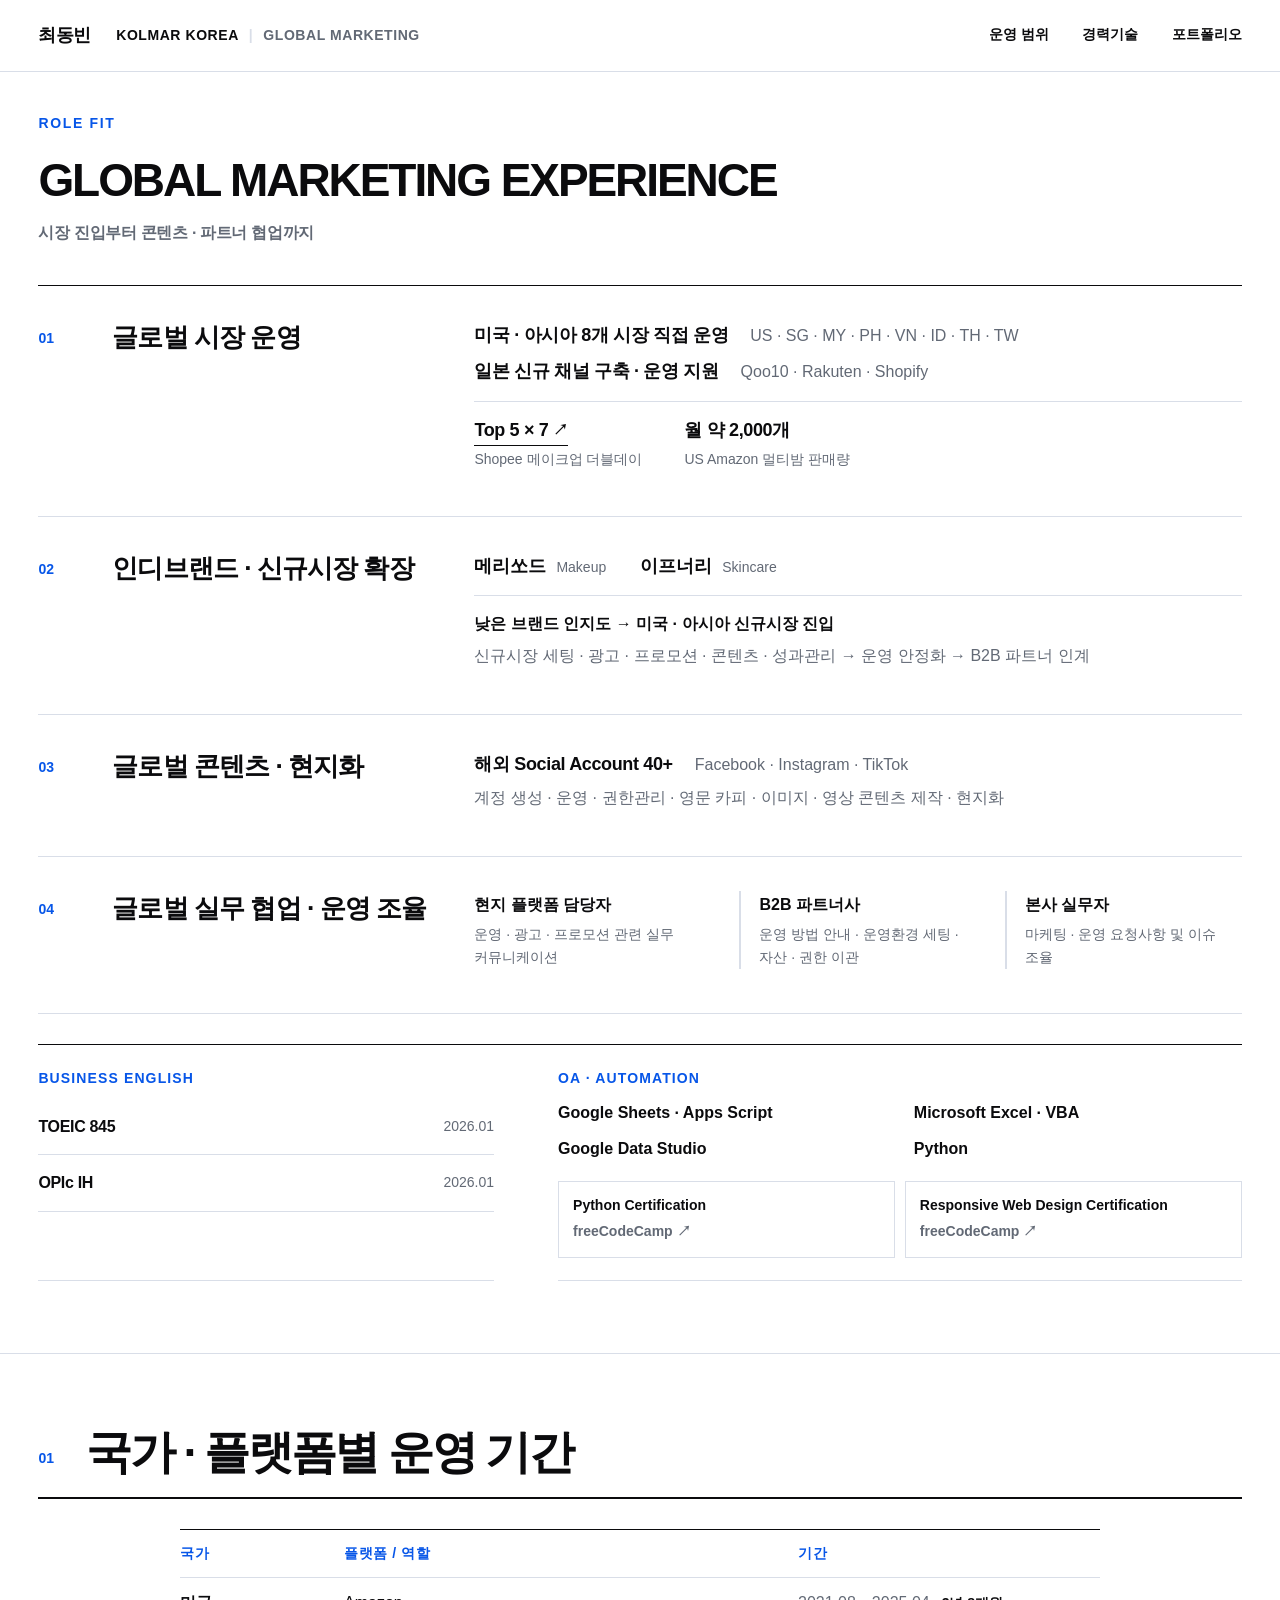
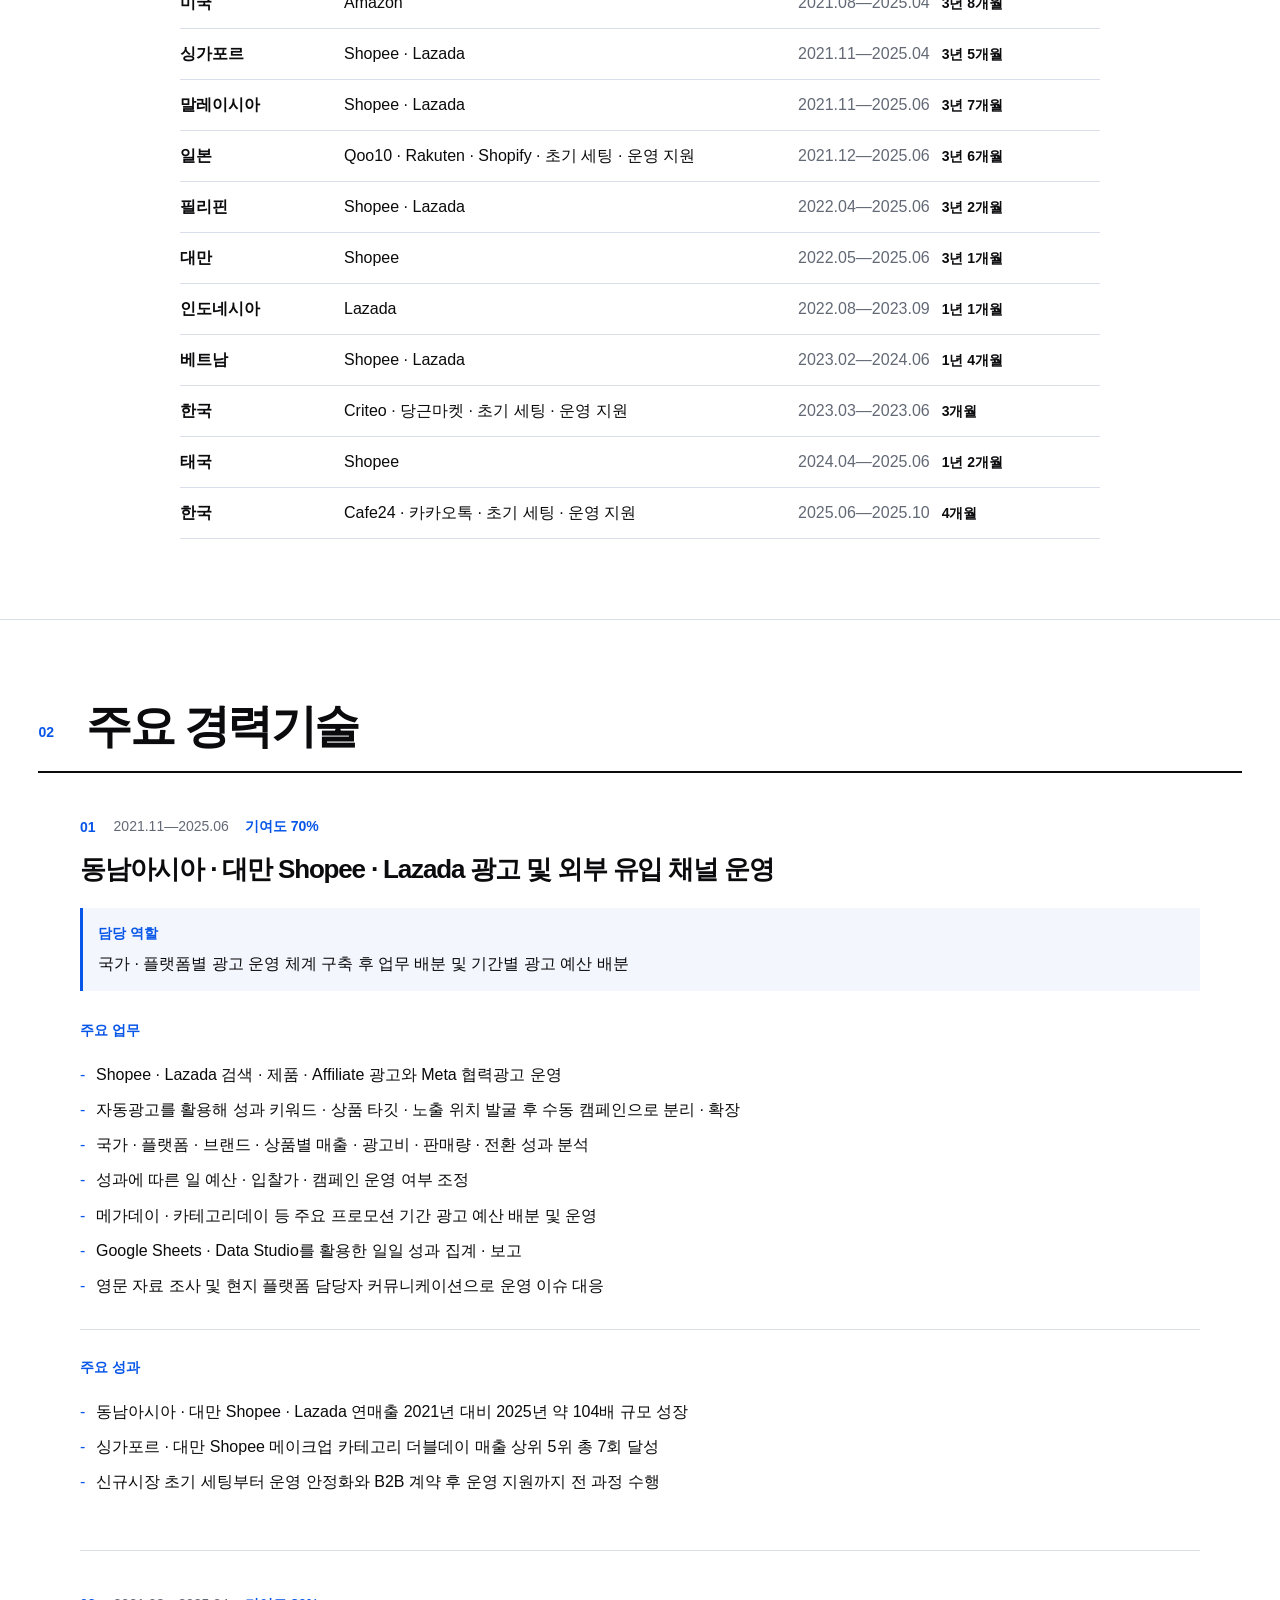
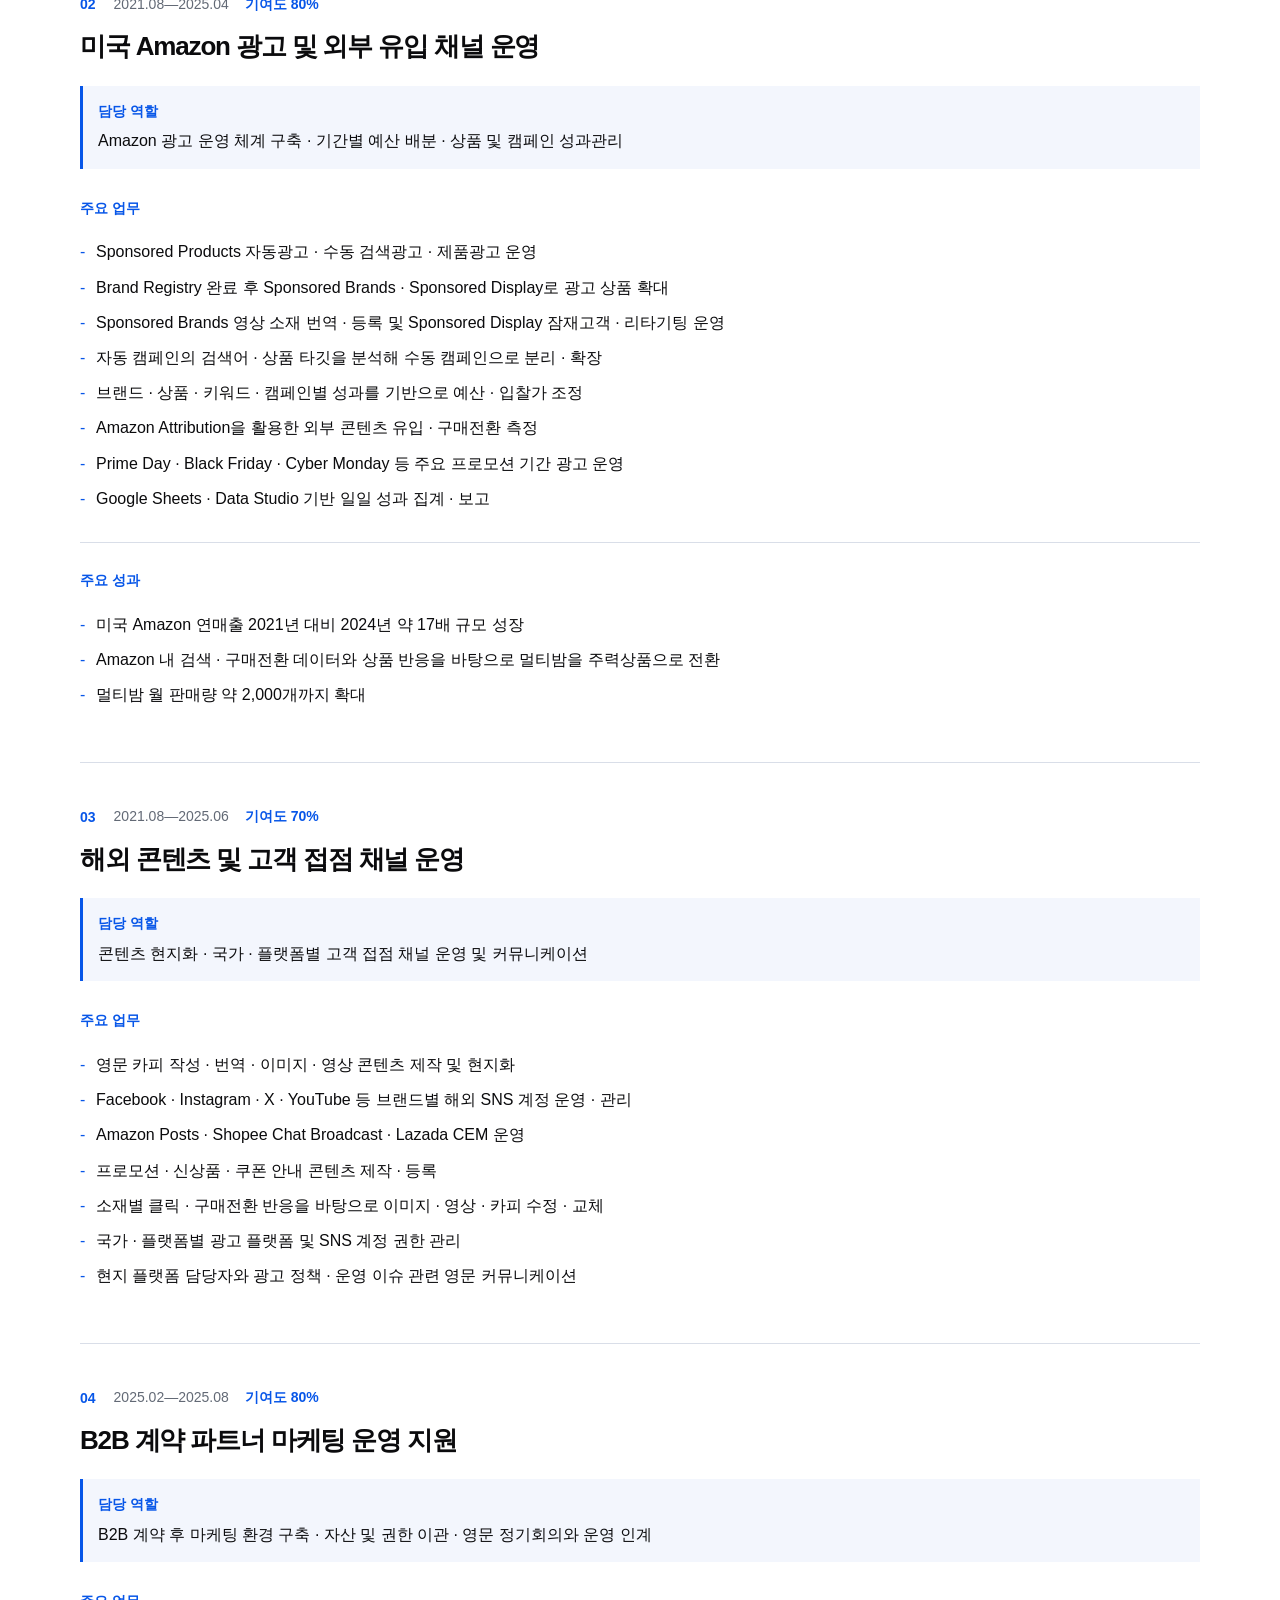
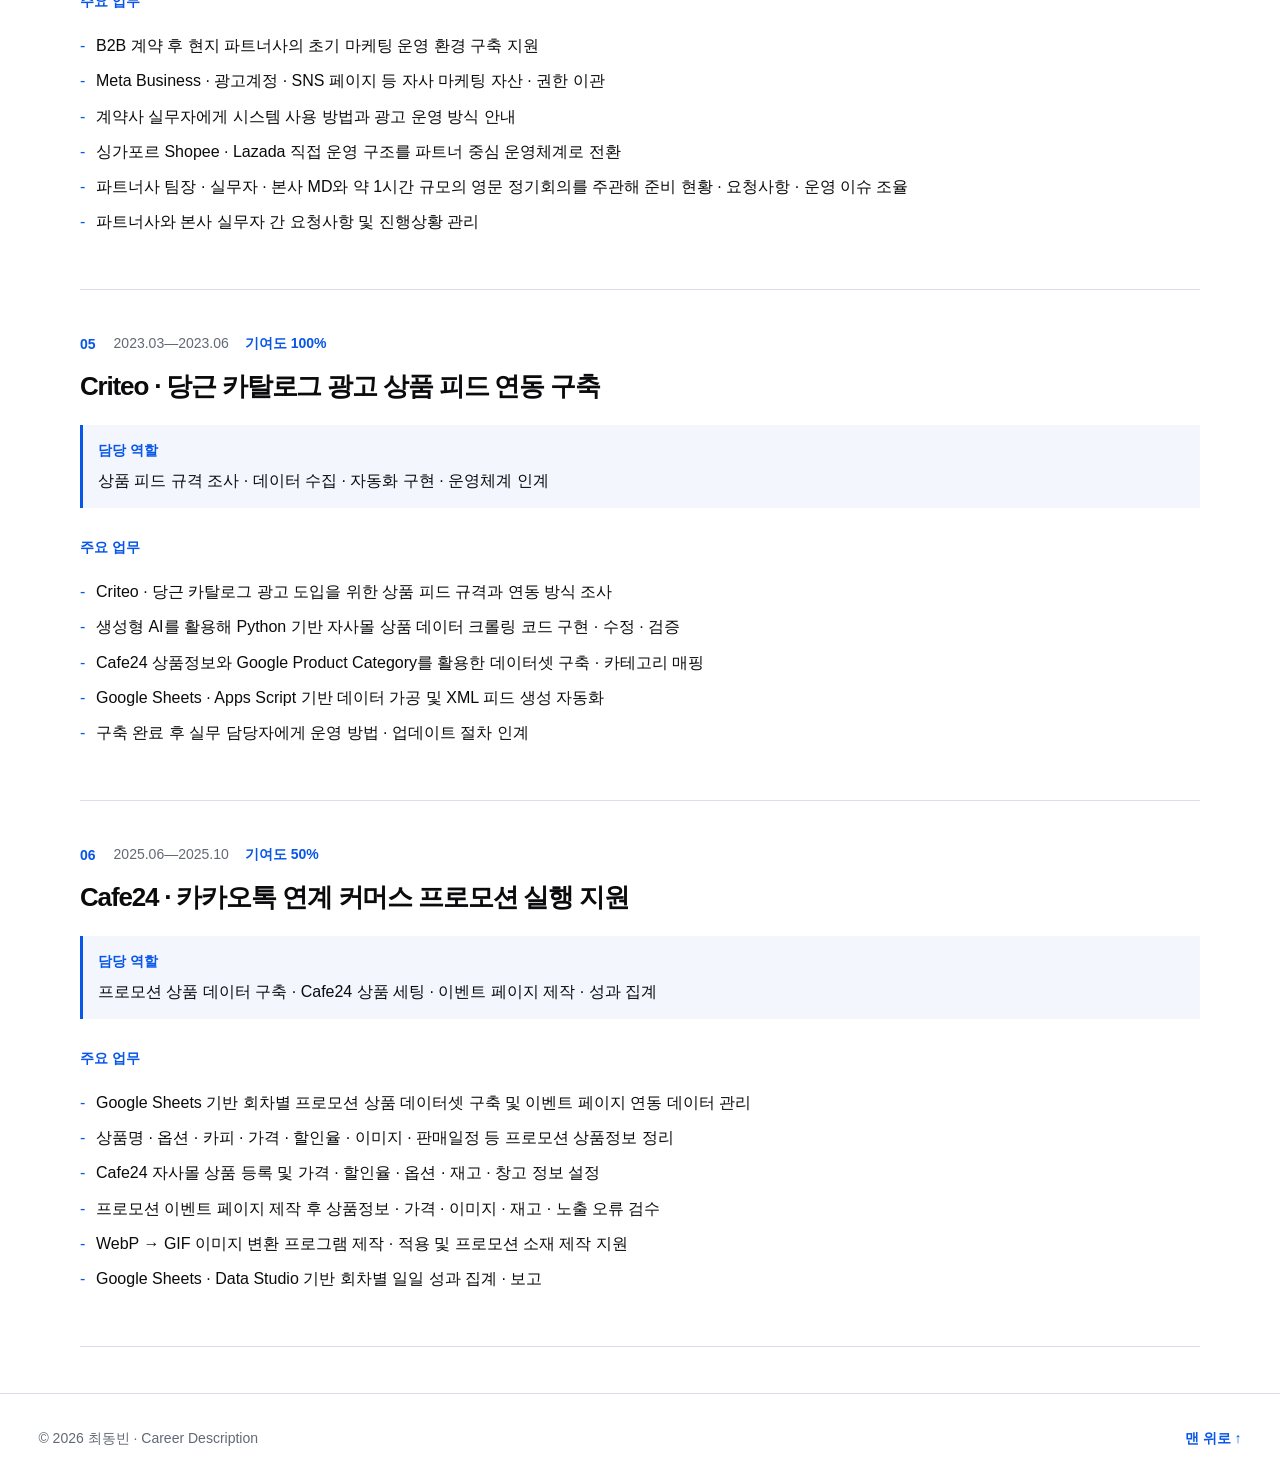
<file: index.html>
<!doctype html>
<html lang="ko">
<head>
  <meta charset="UTF-8" />
  <meta name="viewport" content="width=device-width, initial-scale=1.0" />
  <meta name="description" content="최동빈 경력기술서 | 글로벌 이커머스 마케팅 및 해외사업 운영" />
  <meta name="theme-color" content="#ffffff" />
  <link rel="icon" type="image/svg+xml" sizes="any" href="data:image/svg+xml,%3Csvg%20xmlns%3D%27http%3A%2F%2Fwww.w3.org%2F2000%2Fsvg%27%20viewBox%3D%270%200%2064%2064%27%3E%3Ctext%20x%3D%2732%27%20y%3D%2745%27%20text-anchor%3D%27middle%27%20font-family%3D%27Arial%2Csans-serif%27%20font-size%3D%2738%27%20font-weight%3D%27800%27%20letter-spacing%3D%27-3%27%20fill%3D%27%230b57d0%27%3EDB%3C%2Ftext%3E%3C%2Fsvg%3E" />
  <link rel="apple-touch-icon" href="assets/favicon-db-transparent.png?v=20260930-2" />
  <title>최동빈 | 경력기술서</title>
  <link rel="stylesheet" href="styles.css" />
  <script src="script.js" defer></script>
</head>
<body>
  <a class="skip-link" href="#main">본문으로 바로가기</a>
  <header class="site-header">
    <a class="brand" href="#top">최동빈</a>
    <div class="application-label" aria-label="지원 회사 및 직무">
      <strong>KOLMAR KOREA</strong>
      <span class="application-divider" aria-hidden="true">|</span>
      <span class="application-role">GLOBAL MARKETING</span>
    </div>
    <button class="menu-button" type="button" aria-expanded="false" aria-controls="site-nav">
      <span></span><span></span><span></span><span class="sr-only">메뉴 열기</span>
    </button>
    <nav id="site-nav" class="site-nav" aria-label="주요 메뉴">
      <a href="#scope">운영 범위</a>
      <a href="#career">경력기술</a>
      <a href="portfolio.html">포트폴리오</a>
    </nav>
  </header>

  <main id="main">
    <section id="top" class="hero shell role-hero">
      <div class="eyebrow">ROLE FIT</div>
      <div class="role-hero-head compact">
        <div>
          <h1>GLOBAL MARKETING EXPERIENCE</h1>
          <p class="role-hero-tagline">시장 진입부터 콘텐츠 · 파트너 협업까지</p>
        </div>
      </div>

      <div class="role-experience-grid" aria-label="글로벌마케팅 직무 연계 경험">
        <article class="role-experience">
          <span class="fit-no">01</span>
          <h2>글로벌 시장 운영</h2>
          <div class="fit-content">
            <div class="fit-market-lines">
              <div><strong>미국 · 아시아 8개 시장 직접 운영</strong><span>US · SG · MY · PH · VN · ID · TH · TW</span></div>
              <div><strong>일본 신규 채널 구축 · 운영 지원</strong><span>Qoo10 · Rakuten · Shopify</span></div>
            </div>
            <div class="fit-metrics" aria-label="주요 성과">
              <div>
                <a class="proof-link" href="https://drive.google.com/drive/folders/1tTW2uXneFPM8FjKAhrQ1-r6ApOieOe2V" target="_blank" rel="noopener noreferrer" aria-label="Shopee 메이크업 더블데이 Top 5 성과 증빙 새 탭에서 열기">
                  <strong>Top 5 × 7 <span class="external-mark" aria-hidden="true">↗</span></strong>
                  <span>Shopee 메이크업 더블데이</span>
                </a>
              </div>
              <div><strong>월 약 2,000개</strong><span>US Amazon 멀티밤 판매량</span></div>
            </div>
          </div>
        </article>

        <article class="role-experience">
          <span class="fit-no">02</span>
          <h2>인디브랜드 · 신규시장 확장</h2>
          <div class="fit-content">
            <div class="brand-inline" aria-label="운영 브랜드 및 카테고리">
              <span><strong>메리쏘드</strong><em>Makeup</em></span>
              <span><strong>이프너리</strong><em>Skincare</em></span>
            </div>
            <p class="fit-process">낮은 브랜드 인지도 → 미국 · 아시아 신규시장 진입</p>
            <p class="fit-detail">신규시장 세팅 · 광고 · 프로모션 · 콘텐츠 · 성과관리 → 운영 안정화 → B2B 파트너 인계</p>
          </div>
        </article>

        <article class="role-experience">
          <span class="fit-no">03</span>
          <h2>글로벌 콘텐츠 · 현지화</h2>
          <div class="fit-content">
            <div class="fit-lead">
              <strong>해외 Social Account 40+</strong>
              <span>Facebook · Instagram · TikTok</span>
            </div>
            <p class="fit-detail">계정 생성 · 운영 · 권한관리 · 영문 카피 · 이미지 · 영상 콘텐츠 제작 · 현지화</p>
          </div>
        </article>

        <article class="role-experience">
          <span class="fit-no">04</span>
          <h2>글로벌 실무 협업 · 운영 조율</h2>
          <div class="fit-content stakeholder-grid">
            <div><strong>현지 플랫폼 담당자</strong><span>운영 · 광고 · 프로모션 관련 실무 커뮤니케이션</span></div>
            <div><strong>B2B 파트너사</strong><span>운영 방법 안내 · 운영환경 세팅 · 자산 · 권한 이관</span></div>
            <div><strong>본사 실무자</strong><span>마케팅 · 운영 요청사항 및 이슈 조율</span></div>
          </div>
        </article>
      </div>

      <div class="role-qualification-grid">
        <article class="qualification-card">
          <span class="qualification-label">BUSINESS ENGLISH</span>
          <div class="credential-list">
            <div><strong>TOEIC 845</strong><time>2026.01</time></div>
            <div><strong>OPIc IH</strong><time>2026.01</time></div>
          </div>
        </article>

        <article class="qualification-card">
          <span class="qualification-label">OA · AUTOMATION</span>
          <div class="oa-list">
            <strong>Google Sheets · Apps Script</strong>
            <strong>Microsoft Excel · VBA</strong>
            <strong>Google Data Studio</strong>
            <strong>Python</strong>
          </div>
          <div class="certification-links" aria-label="freeCodeCamp certifications">
            <a href="https://www.freecodecamp.org/certification/potatorious/python-v9" target="_blank" rel="noopener noreferrer">
              <span>Python Certification</span><small>freeCodeCamp ↗</small>
            </a>
            <a href="https://www.freecodecamp.org/certification/potatorious/responsive-web-design-v9" target="_blank" rel="noopener noreferrer">
              <span>Responsive Web Design Certification</span><small>freeCodeCamp ↗</small>
            </a>
          </div>
        </article>
      </div>
    </section>

    <section id="scope" class="section shell">
      <header class="section-head"><span>01</span><h2>국가 · 플랫폼별 운영 기간</h2></header>
      <div class="market-table" role="table" aria-label="국가 플랫폼별 운영 기간">
        <div class="market-row market-head" role="row">
          <div>국가</div><div>플랫폼 / 역할</div><div>기간</div>
        </div>
        <div class="market-row" role="row"><div>미국</div><div>Amazon</div><div><span>2021.08—2025.04</span><small>3년 8개월</small></div></div>
        <div class="market-row" role="row"><div>싱가포르</div><div>Shopee · Lazada</div><div><span>2021.11—2025.04</span><small>3년 5개월</small></div></div>
        <div class="market-row" role="row"><div>말레이시아</div><div>Shopee · Lazada</div><div><span>2021.11—2025.06</span><small>3년 7개월</small></div></div>
        <div class="market-row" role="row"><div>일본</div><div>Qoo10 · Rakuten · Shopify · 초기 세팅 · 운영 지원</div><div><span>2021.12—2025.06</span><small>3년 6개월</small></div></div>
        <div class="market-row" role="row"><div>필리핀</div><div>Shopee · Lazada</div><div><span>2022.04—2025.06</span><small>3년 2개월</small></div></div>
        <div class="market-row" role="row"><div>대만</div><div>Shopee</div><div><span>2022.05—2025.06</span><small>3년 1개월</small></div></div>
        <div class="market-row" role="row"><div>인도네시아</div><div>Lazada</div><div><span>2022.08—2023.09</span><small>1년 1개월</small></div></div>
        <div class="market-row" role="row"><div>베트남</div><div>Shopee · Lazada</div><div><span>2023.02—2024.06</span><small>1년 4개월</small></div></div>
        <div class="market-row" role="row"><div>한국</div><div>Criteo · 당근마켓 · 초기 세팅 · 운영 지원</div><div><span>2023.03—2023.06</span><small>3개월</small></div></div>
        <div class="market-row" role="row"><div>태국</div><div>Shopee</div><div><span>2024.04—2025.06</span><small>1년 2개월</small></div></div>
        <div class="market-row" role="row"><div>한국</div><div>Cafe24 · 카카오톡 · 초기 세팅 · 운영 지원</div><div><span>2025.06—2025.10</span><small>4개월</small></div></div>
      </div>
    </section>

    <section id="career" class="section shell career-section">
      <header class="section-head"><span>02</span><h2>주요 경력기술</h2></header>

      <article class="career-card">
        <header class="career-title">
          <div class="career-no">01</div>
          <div class="career-meta"><time>2021.11—2025.06</time><span>기여도 70%</span></div>
          <h3>동남아시아 · 대만 Shopee · Lazada 광고 및 외부 유입 채널 운영</h3>
        </header>
        <div class="role-box"><strong>담당 역할</strong><span>국가 · 플랫폼별 광고 운영 체계 구축 후 업무 배분 및 기간별 광고 예산 배분</span></div>
        <div class="career-body two-col">
          <div><h4>주요 업무</h4><ul>
            <li>Shopee · Lazada 검색 · 제품 · Affiliate 광고와 Meta 협력광고 운영</li>
            <li>자동광고를 활용해 성과 키워드 · 상품 타깃 · 노출 위치 발굴 후 수동 캠페인으로 분리 · 확장</li>
            <li>국가 · 플랫폼 · 브랜드 · 상품별 매출 · 광고비 · 판매량 · 전환 성과 분석</li>
            <li>성과에 따른 일 예산 · 입찰가 · 캠페인 운영 여부 조정</li>
            <li>메가데이 · 카테고리데이 등 주요 프로모션 기간 광고 예산 배분 및 운영</li>
            <li>Google Sheets · Data Studio를 활용한 일일 성과 집계 · 보고</li>
            <li>영문 자료 조사 및 현지 플랫폼 담당자 커뮤니케이션으로 운영 이슈 대응</li>
          </ul></div>
          <div><h4>주요 성과</h4><ul>
            <li>동남아시아 · 대만 Shopee · Lazada 연매출 2021년 대비 2025년 약 104배 규모 성장</li>
            <li>싱가포르 · 대만 Shopee 메이크업 카테고리 더블데이 매출 상위 5위 총 7회 달성</li>
            <li>신규시장 초기 세팅부터 운영 안정화와 B2B 계약 후 운영 지원까지 전 과정 수행</li>
          </ul></div>
        </div>
      </article>

      <article class="career-card">
        <header class="career-title">
          <div class="career-no">02</div>
          <div class="career-meta"><time>2021.08—2025.04</time><span>기여도 80%</span></div>
          <h3>미국 Amazon 광고 및 외부 유입 채널 운영</h3>
        </header>
        <div class="role-box"><strong>담당 역할</strong><span>Amazon 광고 운영 체계 구축 · 기간별 예산 배분 · 상품 및 캠페인 성과관리</span></div>
        <div class="career-body two-col">
          <div><h4>주요 업무</h4><ul>
            <li>Sponsored Products 자동광고 · 수동 검색광고 · 제품광고 운영</li>
            <li>Brand Registry 완료 후 Sponsored Brands · Sponsored Display로 광고 상품 확대</li>
            <li>Sponsored Brands 영상 소재 번역 · 등록 및 Sponsored Display 잠재고객 · 리타기팅 운영</li>
            <li>자동 캠페인의 검색어 · 상품 타깃을 분석해 수동 캠페인으로 분리 · 확장</li>
            <li>브랜드 · 상품 · 키워드 · 캠페인별 성과를 기반으로 예산 · 입찰가 조정</li>
            <li>Amazon Attribution을 활용한 외부 콘텐츠 유입 · 구매전환 측정</li>
            <li>Prime Day · Black Friday · Cyber Monday 등 주요 프로모션 기간 광고 운영</li>
            <li>Google Sheets · Data Studio 기반 일일 성과 집계 · 보고</li>
          </ul></div>
          <div><h4>주요 성과</h4><ul>
            <li>미국 Amazon 연매출 2021년 대비 2024년 약 17배 규모 성장</li>
            <li>Amazon 내 검색 · 구매전환 데이터와 상품 반응을 바탕으로 멀티밤을 주력상품으로 전환</li>
            <li>멀티밤 월 판매량 약 2,000개까지 확대</li>
          </ul></div>
        </div>
      </article>

      <article class="career-card">
        <header class="career-title">
          <div class="career-no">03</div>
          <div class="career-meta"><time>2021.08—2025.06</time><span>기여도 70%</span></div>
          <h3>해외 콘텐츠 및 고객 접점 채널 운영</h3>
        </header>
        <div class="role-box"><strong>담당 역할</strong><span>콘텐츠 현지화 · 국가 · 플랫폼별 고객 접점 채널 운영 및 커뮤니케이션</span></div>
        <div class="career-body single-col">
          <div><h4>주요 업무</h4><ul>
            <li>영문 카피 작성 · 번역 · 이미지 · 영상 콘텐츠 제작 및 현지화</li>
            <li>Facebook · Instagram · X · YouTube 등 브랜드별 해외 SNS 계정 운영 · 관리</li>
            <li>Amazon Posts · Shopee Chat Broadcast · Lazada CEM 운영</li>
            <li>프로모션 · 신상품 · 쿠폰 안내 콘텐츠 제작 · 등록</li>
            <li>소재별 클릭 · 구매전환 반응을 바탕으로 이미지 · 영상 · 카피 수정 · 교체</li>
            <li>국가 · 플랫폼별 광고 플랫폼 및 SNS 계정 권한 관리</li>
            <li>현지 플랫폼 담당자와 광고 정책 · 운영 이슈 관련 영문 커뮤니케이션</li>
          </ul></div>
        </div>
      </article>

      <article class="career-card">
        <header class="career-title">
          <div class="career-no">04</div>
          <div class="career-meta"><time>2025.02—2025.08</time><span>기여도 80%</span></div>
          <h3>B2B 계약 파트너 마케팅 운영 지원</h3>
        </header>
        <div class="role-box"><strong>담당 역할</strong><span>B2B 계약 후 마케팅 환경 구축 · 자산 및 권한 이관 · 영문 정기회의와 운영 인계</span></div>
        <div class="career-body single-col">
          <div><h4>주요 업무</h4><ul>
            <li>B2B 계약 후 현지 파트너사의 초기 마케팅 운영 환경 구축 지원</li>
            <li>Meta Business · 광고계정 · SNS 페이지 등 자사 마케팅 자산 · 권한 이관</li>
            <li>계약사 실무자에게 시스템 사용 방법과 광고 운영 방식 안내</li>
            <li>싱가포르 Shopee · Lazada 직접 운영 구조를 파트너 중심 운영체계로 전환</li>
            <li>파트너사 팀장 · 실무자 · 본사 MD와 약 1시간 규모의 영문 정기회의를 주관해 준비 현황 · 요청사항 · 운영 이슈 조율</li>
            <li>파트너사와 본사 실무자 간 요청사항 및 진행상황 관리</li>
          </ul></div>
        </div>
      </article>

      <article class="career-card">
        <header class="career-title">
          <div class="career-no">05</div>
          <div class="career-meta"><time>2023.03—2023.06</time><span>기여도 100%</span></div>
          <h3>Criteo · 당근 카탈로그 광고 상품 피드 연동 구축</h3>
        </header>
        <div class="role-box"><strong>담당 역할</strong><span>상품 피드 규격 조사 · 데이터 수집 · 자동화 구현 · 운영체계 인계</span></div>
        <div class="career-body single-col">
          <div><h4>주요 업무</h4><ul>
            <li>Criteo · 당근 카탈로그 광고 도입을 위한 상품 피드 규격과 연동 방식 조사</li>
            <li>생성형 AI를 활용해 Python 기반 자사몰 상품 데이터 크롤링 코드 구현 · 수정 · 검증</li>
            <li>Cafe24 상품정보와 Google Product Category를 활용한 데이터셋 구축 · 카테고리 매핑</li>
            <li>Google Sheets · Apps Script 기반 데이터 가공 및 XML 피드 생성 자동화</li>
            <li>구축 완료 후 실무 담당자에게 운영 방법 · 업데이트 절차 인계</li>
          </ul></div>
        </div>
      </article>

      <article class="career-card">
        <header class="career-title">
          <div class="career-no">06</div>
          <div class="career-meta"><time>2025.06—2025.10</time><span>기여도 50%</span></div>
          <h3>Cafe24 · 카카오톡 연계 커머스 프로모션 실행 지원</h3>
        </header>
        <div class="role-box"><strong>담당 역할</strong><span>프로모션 상품 데이터 구축 · Cafe24 상품 세팅 · 이벤트 페이지 제작 · 성과 집계</span></div>
        <div class="career-body single-col">
          <div><h4>주요 업무</h4><ul>
            <li>Google Sheets 기반 회차별 프로모션 상품 데이터셋 구축 및 이벤트 페이지 연동 데이터 관리</li>
            <li>상품명 · 옵션 · 카피 · 가격 · 할인율 · 이미지 · 판매일정 등 프로모션 상품정보 정리</li>
            <li>Cafe24 자사몰 상품 등록 및 가격 · 할인율 · 옵션 · 재고 · 창고 정보 설정</li>
            <li>프로모션 이벤트 페이지 제작 후 상품정보 · 가격 · 이미지 · 재고 · 노출 오류 검수</li>
            <li>WebP → GIF 이미지 변환 프로그램 제작 · 적용 및 프로모션 소재 제작 지원</li>
            <li>Google Sheets · Data Studio 기반 회차별 일일 성과 집계 · 보고</li>
          </ul></div>
        </div>
      </article>
    </section>

  </main>

  <footer class="site-footer shell">
    <p>© 2026 최동빈 · Career Description</p>
    <a href="#top">맨 위로 ↑</a>
  </footer>
</body>
</html>
</file>
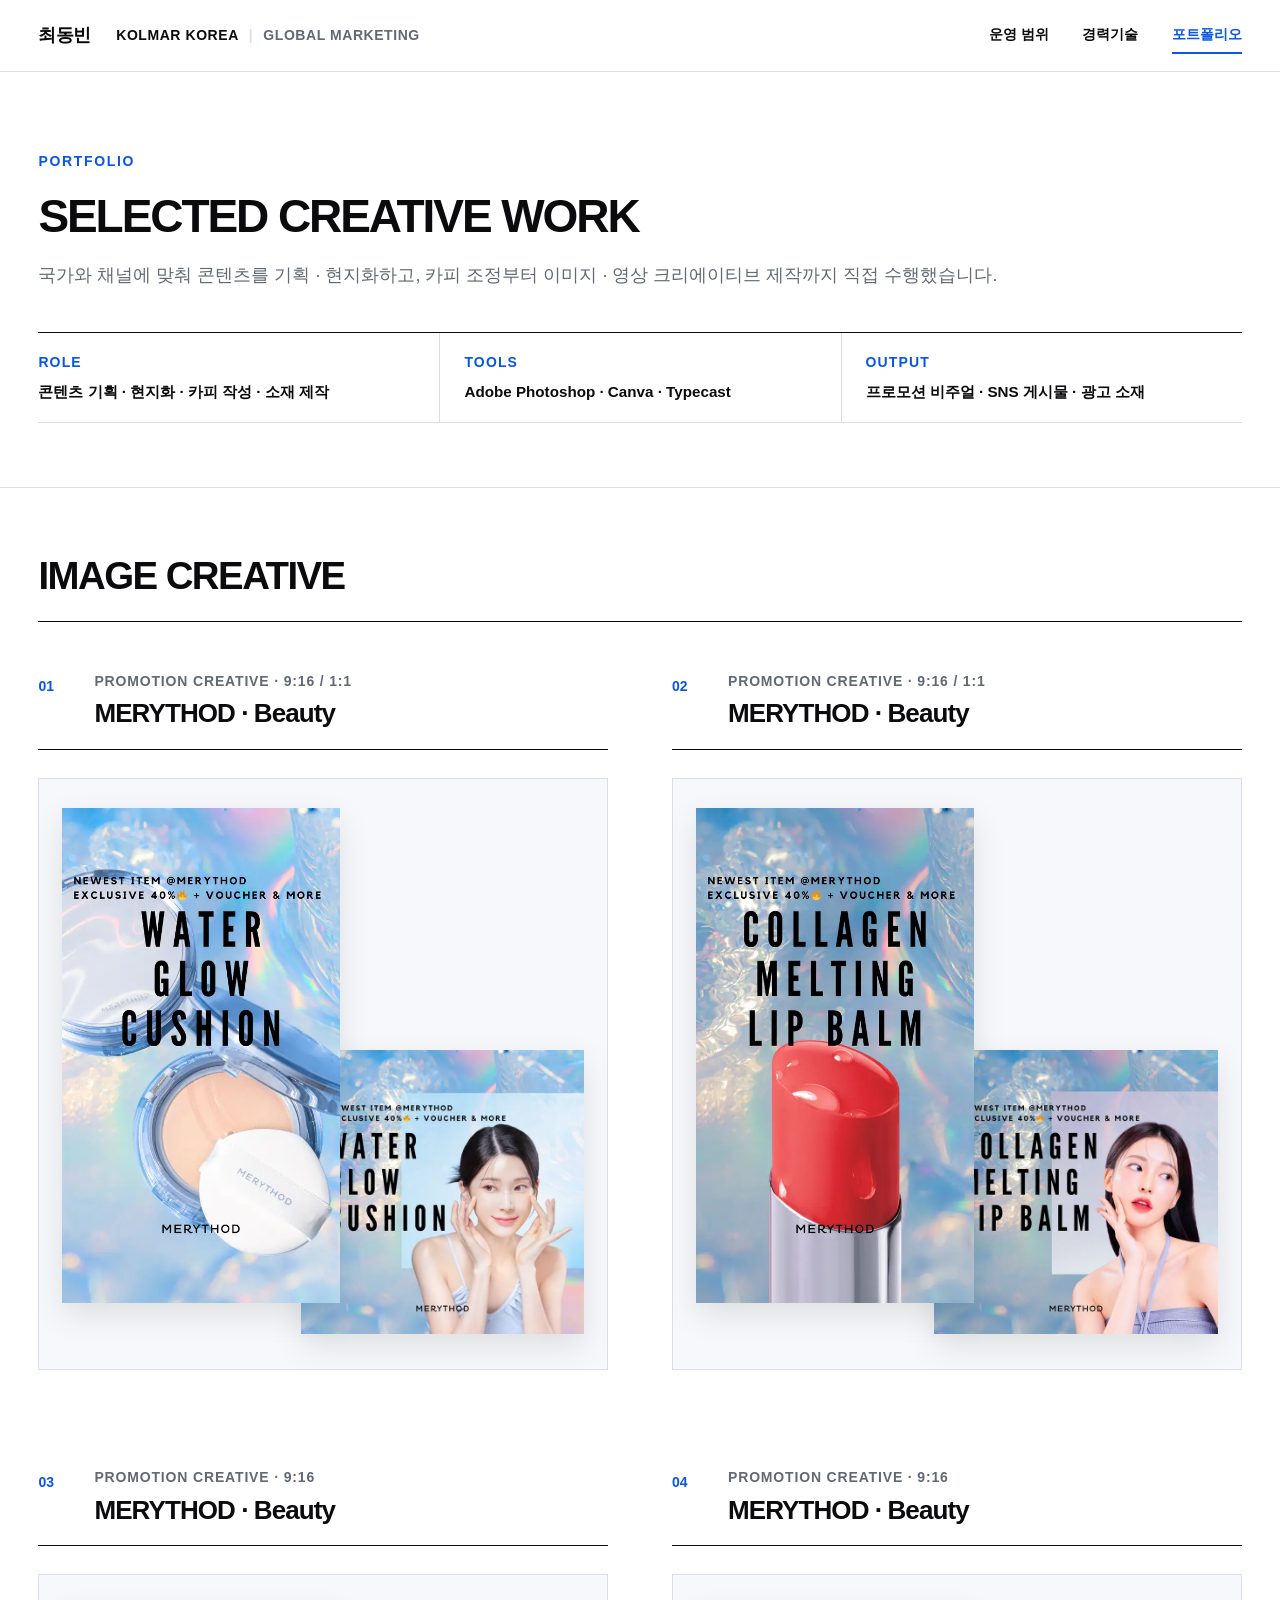
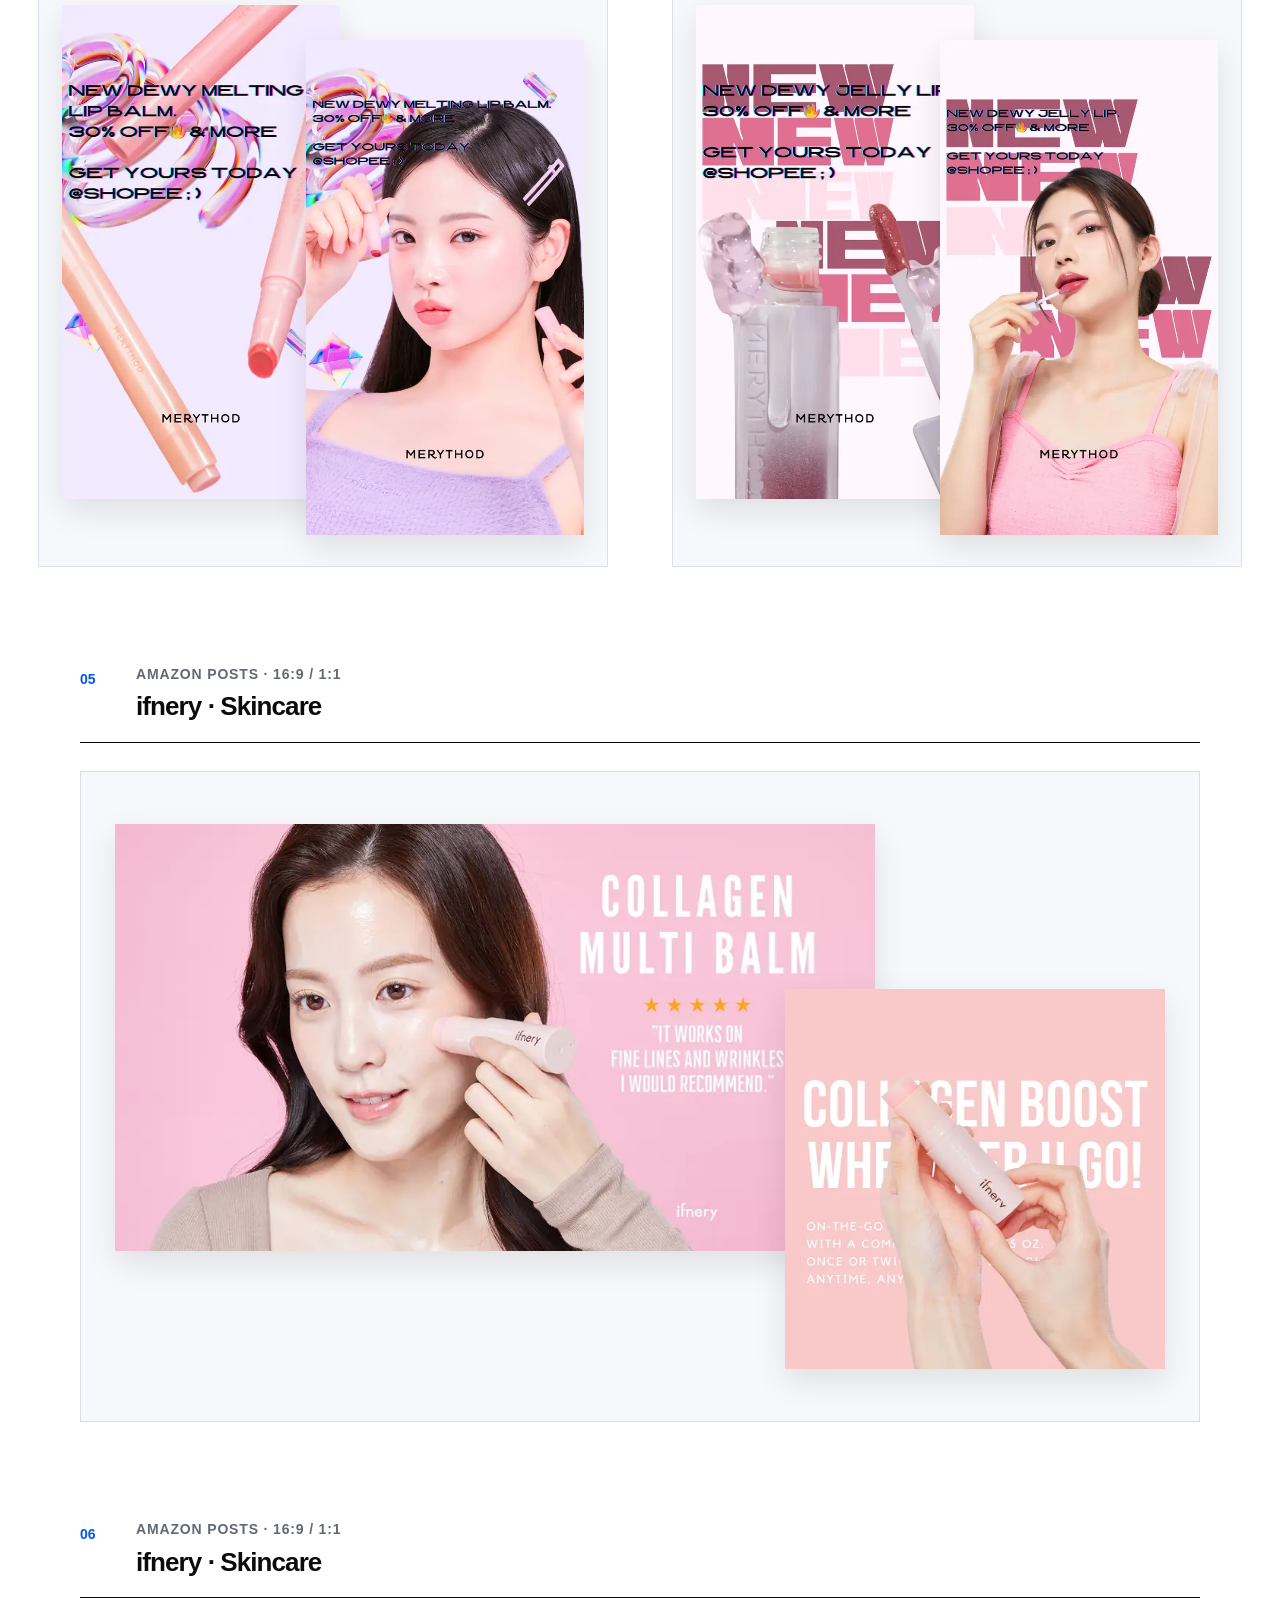
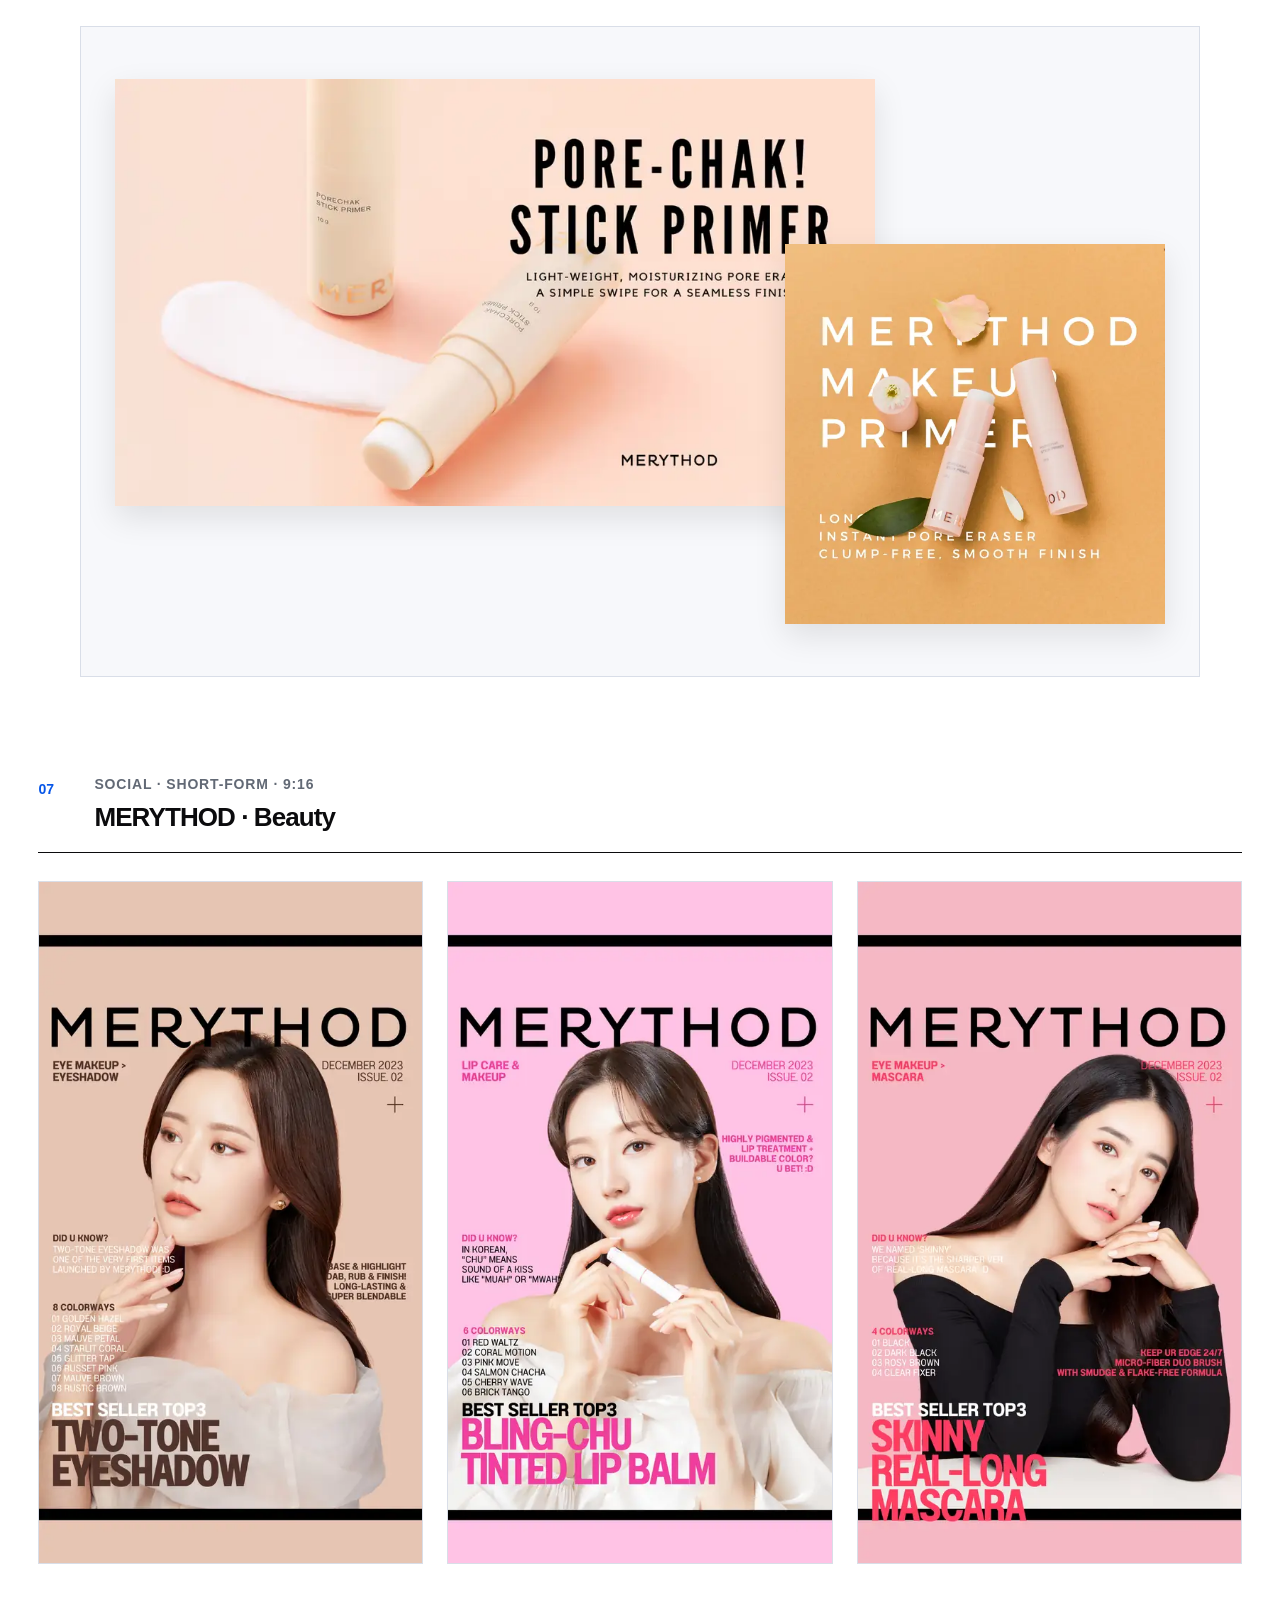
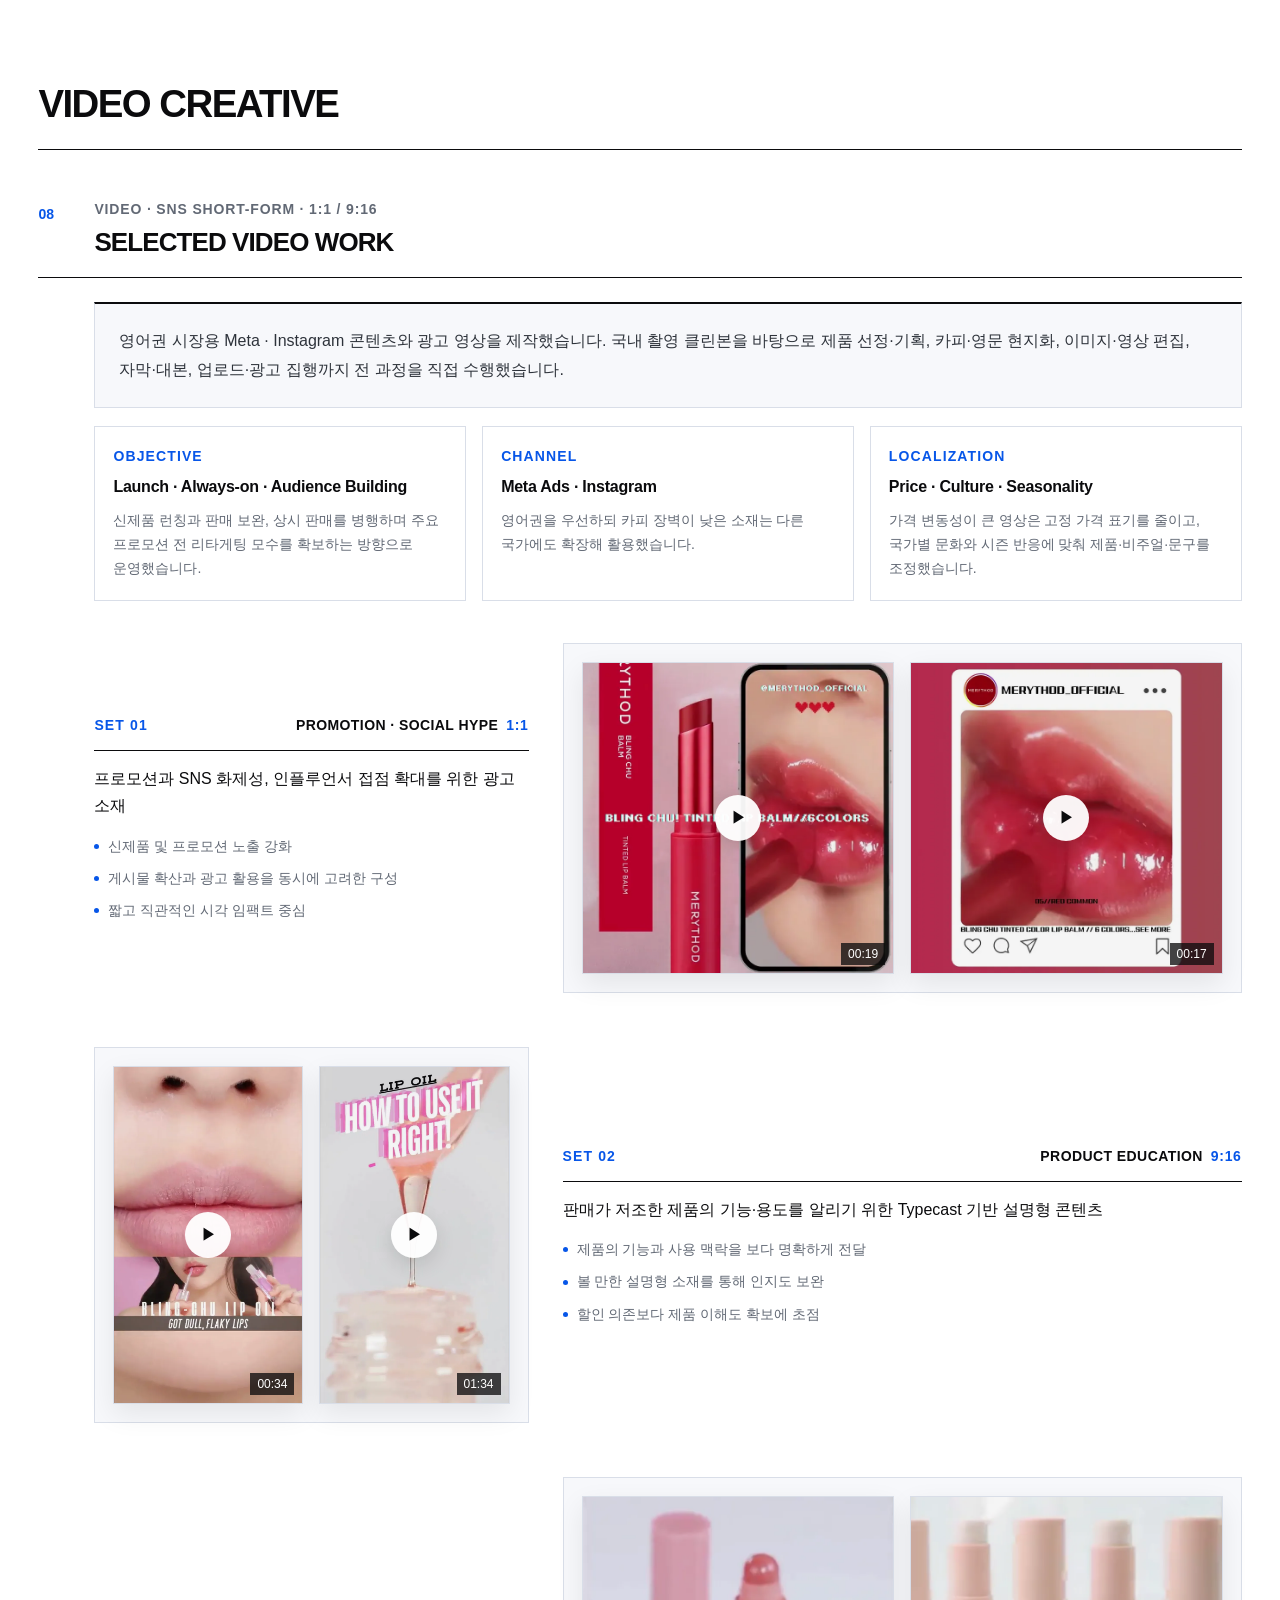
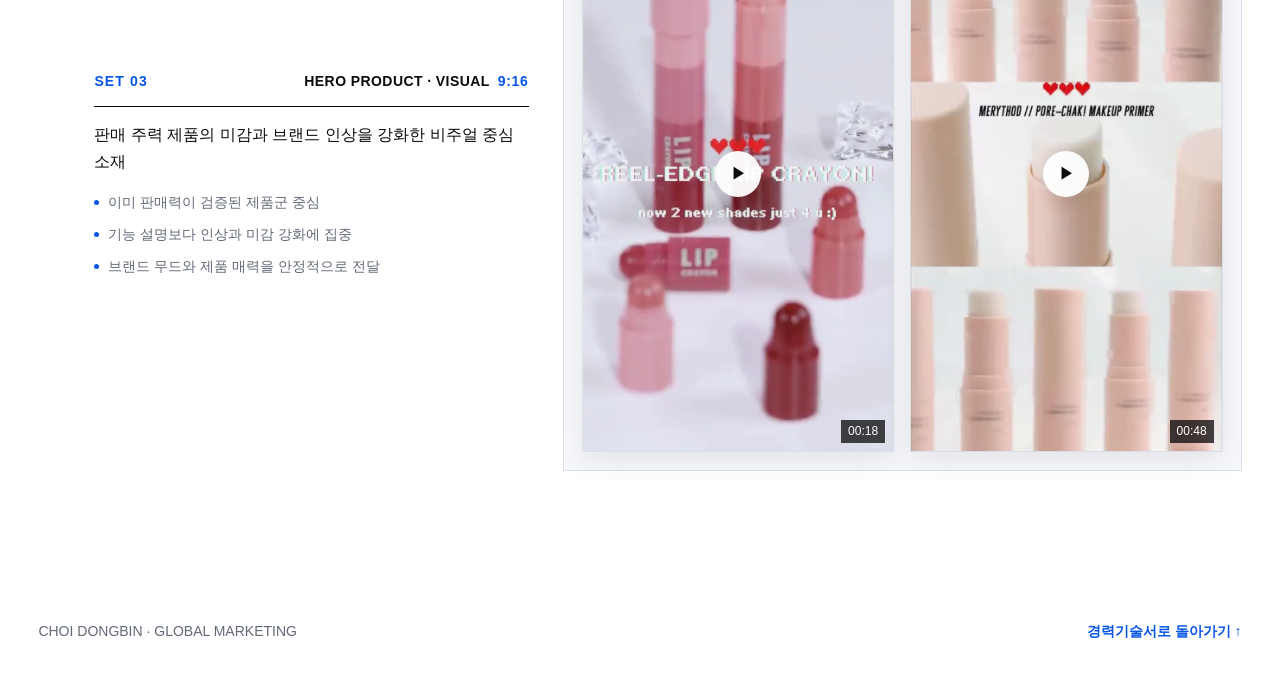
<file: portfolio.html>
<!doctype html>
<html lang="ko">
<head>
  <meta charset="UTF-8" />
  <meta name="viewport" content="width=device-width, initial-scale=1.0" />
  <meta name="description" content="최동빈 포트폴리오 | 글로벌 마케팅 콘텐츠 기획 · 현지화 · 크리에이티브 제작" />
  <meta name="theme-color" content="#ffffff" />
  <link rel="icon" type="image/svg+xml" sizes="any" href="data:image/svg+xml,%3Csvg%20xmlns%3D%27http%3A%2F%2Fwww.w3.org%2F2000%2Fsvg%27%20viewBox%3D%270%200%2064%2064%27%3E%3Ctext%20x%3D%2732%27%20y%3D%2745%27%20text-anchor%3D%27middle%27%20font-family%3D%27Arial%2Csans-serif%27%20font-size%3D%2738%27%20font-weight%3D%27800%27%20letter-spacing%3D%27-3%27%20fill%3D%27%230b57d0%27%3EDB%3C%2Ftext%3E%3C%2Fsvg%3E" />
  <link rel="apple-touch-icon" href="assets/favicon-db-transparent.png?v=20260930-2" />
  <title>최동빈 | 포트폴리오</title>
  <link rel="stylesheet" href="styles.css?v=20260928-equal-meta-2" />
  <script src="script.js?v=20260928-video-duration-sync" defer></script>
</head>
<body>
  <a class="skip-link" href="#main">본문으로 바로가기</a>
  <header class="site-header">
    <a class="brand" href="index.html#top">최동빈</a>
    <div class="application-label" aria-label="지원 회사 및 직무">
      <strong>KOLMAR KOREA</strong>
      <span class="application-divider" aria-hidden="true">|</span>
      <span class="application-role">GLOBAL MARKETING</span>
    </div>
    <button class="menu-button" type="button" aria-expanded="false" aria-controls="site-nav">
      <span></span><span></span><span></span><span class="sr-only">메뉴 열기</span>
    </button>
    <nav id="site-nav" class="site-nav" aria-label="주요 메뉴">
      <a href="index.html#scope">운영 범위</a>
      <a href="index.html#career">경력기술</a>
      <a href="portfolio.html" aria-current="page">포트폴리오</a>
    </nav>
  </header>

  <main id="main" class="portfolio-main">
    <section class="portfolio-hero shell">
      <div class="eyebrow">PORTFOLIO</div>
      <h1>SELECTED CREATIVE WORK</h1>
      <p class="portfolio-intro">국가와 채널에 맞춰 콘텐츠를 기획 · 현지화하고, 카피 조정부터 이미지 · 영상 크리에이티브 제작까지 직접 수행했습니다.</p>

      <div class="portfolio-meta" aria-label="포트폴리오 제작 범위">
        <div><span>ROLE</span><strong>콘텐츠 기획 · 현지화 · 카피 작성 · 소재 제작</strong></div>
        <div><span>TOOLS</span><strong>Adobe Photoshop · Canva · Typecast</strong></div>
        <div><span>OUTPUT</span><strong>프로모션 비주얼 · SNS 게시물 · 광고 소재</strong></div>
      </div>
    </section>

    <section class="portfolio-gallery shell" aria-label="선별 크리에이티브 작업물">
      <header class="portfolio-section-intro" aria-labelledby="image-creative-title">
        <div class="portfolio-section-copy">
          <h2 id="image-creative-title">IMAGE CREATIVE</h2>
</div>
      </header>
      <div class="portfolio-pair">
        <article class="creative-case">
          <header class="creative-head">
            <span>01</span>
            <div>
              <p>PROMOTION CREATIVE · 9:16 / 1:1</p>
              <h2>MERYTHOD · Beauty</h2>
            </div>
          </header>
          <div class="creative-stack mixed-stack">
            <img class="creative-portrait" src="assets/portfolio/water-glow-916.webp" alt="메리쏘드 Water Glow Cushion 9대16 프로비디오 크리에이티브" />
            <img class="creative-square" src="assets/portfolio/water-glow-square.webp" alt="메리쏘드 Water Glow Cushion 1대1 프로비디오 크리에이티브" />
          </div>
        </article>

        <article class="creative-case">
          <header class="creative-head">
            <span>02</span>
            <div>
              <p>PROMOTION CREATIVE · 9:16 / 1:1</p>
              <h2>MERYTHOD · Beauty</h2>
            </div>
          </header>
          <div class="creative-stack mixed-stack">
            <img class="creative-portrait" src="assets/portfolio/collagen-916.webp" alt="메리쏘드 Collagen Melting Lip Balm 9대16 프로비디오 크리에이티브" loading="lazy" decoding="async" />
            <img class="creative-square" src="assets/portfolio/collagen-square.webp" alt="메리쏘드 Collagen Melting Lip Balm 1대1 프로비디오 크리에이티브" loading="lazy" decoding="async" />
          </div>
        </article>
      </div>

      <div class="portfolio-pair">
        <article class="creative-case">
          <header class="creative-head">
            <span>03</span>
            <div>
              <p>PROMOTION CREATIVE · 9:16</p>
              <h2>MERYTHOD · Beauty</h2>
            </div>
          </header>
          <div class="creative-stack portrait-duo">
            <img src="assets/portfolio/dewy-1.webp" alt="메리쏘드 Dewy Melting Lip Balm 제품 중심 9대16 크리에이티브" loading="lazy" decoding="async" />
            <img src="assets/portfolio/dewy-2.webp" alt="메리쏘드 Dewy Melting Lip Balm 모델 중심 9대16 크리에이티브" loading="lazy" decoding="async" />
          </div>
        </article>

        <article class="creative-case">
          <header class="creative-head">
            <span>04</span>
            <div>
              <p>PROMOTION CREATIVE · 9:16</p>
              <h2>MERYTHOD · Beauty</h2>
            </div>
          </header>
          <div class="creative-stack portrait-duo">
            <img src="assets/portfolio/jelly-1.webp" alt="메리쏘드 Jelly Lip 제품 중심 9대16 크리에이티브" loading="lazy" decoding="async" />
            <img src="assets/portfolio/jelly-2.webp" alt="메리쏘드 Jelly Lip 모델 중심 9대16 크리에이티브" loading="lazy" decoding="async" />
          </div>
        </article>
      </div>

      <article class="creative-case wide-case">
        <header class="creative-head">
          <span>05</span>
          <div>
            <p>AMAZON POSTS · 16:9 / 1:1</p>
            <h2>ifnery · Skincare</h2>
          </div>
        </header>
        <div class="creative-stack wide-stack">
          <img class="creative-landscape" src="assets/portfolio/amazon-multi-1.webp" alt="이프너리 Collagen Multi Balm Amazon Post 가로형 크리에이티브" loading="lazy" decoding="async" />
          <img class="creative-square" src="assets/portfolio/amazon-multi-2.webp" alt="이프너리 Collagen Multi Balm Amazon Post 정사각형 크리에이티브" loading="lazy" decoding="async" />
        </div>
      </article>

      <article class="creative-case wide-case">
        <header class="creative-head">
          <span>06</span>
          <div>
            <p>AMAZON POSTS · 16:9 / 1:1</p>
            <h2>ifnery · Skincare</h2>
          </div>
        </header>
        <div class="creative-stack wide-stack">
          <img class="creative-landscape" src="assets/portfolio/amazon-primer-1.webp" alt="메리쏘드 Pore-Chak Stick Primer Amazon Post 가로형 크리에이티브" loading="lazy" decoding="async" />
          <img class="creative-square" src="assets/portfolio/amazon-primer-2.webp" alt="메리쏘드 Pore-Chak Stick Primer Amazon Post 정사각형 크리에이티브" loading="lazy" decoding="async" />
        </div>
      </article>

      <article class="creative-case editorial-case">
        <header class="creative-head">
          <span>07</span>
          <div>
            <p>SOCIAL · SHORT-FORM · 9:16</p>
            <h2>MERYTHOD · Beauty</h2>
          </div>
        </header>
        <div class="editorial-grid">
          <figure>
            <img src="assets/portfolio/editorial-eyeshadow.webp" alt="메리쏘드 Two-tone Eyeshadow 잡지형 숏폼 크리에이티브" loading="lazy" decoding="async" />
          </figure>
          <figure>
            <img src="assets/portfolio/editorial-lip.webp" alt="메리쏘드 Bling-Chu Tinted Lip Balm 잡지형 숏폼 크리에이티브" loading="lazy" decoding="async" />
          </figure>
          <figure>
            <img src="assets/portfolio/editorial-mascara.webp" alt="메리쏘드 Skinny Real-Long Mascara 잡지형 숏폼 크리에이티브" loading="lazy" decoding="async" />
          </figure>
        </div>
      </article>

      <header class="portfolio-section-intro portfolio-section-intro--video" aria-labelledby="video-creative-title">
        <div class="portfolio-section-copy">
          <h2 id="video-creative-title">VIDEO CREATIVE</h2>
</div>
      </header>

      <article class="creative-case video-case">
        <header class="creative-head">
          <span>08</span>
          <div>
            <p>VIDEO · SNS SHORT-FORM · 1:1 / 9:16</p>
            <h2>SELECTED VIDEO WORK</h2>
          </div>
        </header>

        <div class="video-intro-panel">
          <p class="video-lead">
            영어권 시장용 Meta · Instagram 콘텐츠와 광고 영상을 제작했습니다.
            국내 촬영 클린본을 바탕으로 제품 선정·기획, 카피·영문 현지화, 이미지·영상 편집,
            자막·대본, 업로드·광고 집행까지 전 과정을 직접 수행했습니다.
          </p>

          <div class="video-overview" aria-label="영상 크리에이티브 운영 맥락">
            <article>
              <span>OBJECTIVE</span>
              <strong>Launch · Always-on · Audience Building</strong>
              <p>신제품 런칭과 판매 보완, 상시 판매를 병행하며 주요 프로모션 전 리타게팅 모수를 확보하는 방향으로 운영했습니다.</p>
            </article>

            <article>
              <span>CHANNEL</span>
              <strong>Meta Ads · Instagram</strong>
              <p>영어권을 우선하되 카피 장벽이 낮은 소재는 다른 국가에도 확장해 활용했습니다.</p>
            </article>

            <article>
              <span>LOCALIZATION</span>
              <strong>Price · Culture · Seasonality</strong>
              <p>가격 변동성이 큰 영상은 고정 가격 표기를 줄이고, 국가별 문화와 시즌 반응에 맞춰 제품·비주얼·문구를 조정했습니다.</p>
            </article>
          </div>
        </div>

        <div class="video-showcases" aria-label="비디오 크리에이티브 3개 세트">
          <section class="video-showcase">
            <div class="video-showcase-copy">
              <div class="video-set-head">
                <span>SET 01</span>
                <div class="video-set-meta">
                  <strong>PROMOTION · SOCIAL HYPE</strong>
                  <em>1:1</em>
                </div>
              </div>

              <p class="video-set-purpose">프로모션과 SNS 화제성, 인플루언서 접점 확대를 위한 광고 소재</p>

              <ul class="video-set-points">
                <li>신제품 및 프로모션 노출 강화</li>
                <li>게시물 확산과 광고 활용을 동시에 고려한 구성</li>
                <li>짧고 직관적인 시각 임팩트 중심</li>
              </ul>
            </div>

            <div class="video-showcase-media video-showcase-media--square">
              <button class="video-card video-card--square" type="button"
                data-video="assets/portfolio/video/merythod-bling-chu-social-01-1x1.mp4"
                data-poster="assets/portfolio/video/merythod-bling-chu-social-01-1x1.webp"
                aria-label="비디오 세트 01 첫 번째 영상 재생">
                <img src="assets/portfolio/video/merythod-bling-chu-social-01-1x1.webp" alt="" loading="lazy" decoding="async" />
                <span class="video-play" aria-hidden="true">▶</span>
                <span class="video-duration">00:19</span>
              </button>

              <button class="video-card video-card--square" type="button"
                data-video="assets/portfolio/video/merythod-bling-chu-social-02-1x1.mp4"
                data-poster="assets/portfolio/video/merythod-bling-chu-social-02-1x1.webp"
                aria-label="비디오 세트 01 두 번째 영상 재생">
                <img src="assets/portfolio/video/merythod-bling-chu-social-02-1x1.webp" alt="" loading="lazy" decoding="async" />
                <span class="video-play" aria-hidden="true">▶</span>
                <span class="video-duration">00:17</span>
              </button>
            </div>
          </section>

          <section class="video-showcase video-showcase--reverse">
            <div class="video-showcase-copy">
              <div class="video-set-head">
                <span>SET 02</span>
                <div class="video-set-meta">
                  <strong>PRODUCT EDUCATION</strong>
                  <em>9:16</em>
                </div>
              </div>

              <p class="video-set-purpose">판매가 저조한 제품의 기능·용도를 알리기 위한 Typecast 기반 설명형 콘텐츠</p>

              <ul class="video-set-points">
                <li>제품의 기능과 사용 맥락을 보다 명확하게 전달</li>
                <li>볼 만한 설명형 소재를 통해 인지도 보완</li>
                <li>할인 의존보다 제품 이해도 확보에 초점</li>
              </ul>
            </div>

            <div class="video-showcase-media video-showcase-media--portrait">
              <button class="video-card video-card--portrait" type="button"
                data-video="assets/portfolio/video/merythod-lip-oil-typescript-01-9x16.mp4"
                data-poster="assets/portfolio/video/merythod-lip-oil-typescript-01-9x16.webp"
                aria-label="비디오 세트 02 첫 번째 영상 재생">
                <img src="assets/portfolio/video/merythod-lip-oil-typescript-01-9x16.webp" alt="" loading="lazy" decoding="async" />
                <span class="video-play" aria-hidden="true">▶</span>
                <span class="video-duration">00:34</span>
              </button>

              <button class="video-card video-card--portrait" type="button"
                data-video="assets/portfolio/video/merythod-lip-oil-typescript-02-9x16.mp4"
                data-poster="assets/portfolio/video/merythod-lip-oil-typescript-02-9x16.webp"
                aria-label="비디오 세트 02 두 번째 영상 재생">
                <img src="assets/portfolio/video/merythod-lip-oil-typescript-02-9x16.webp" alt="" loading="lazy" decoding="async" />
                <span class="video-play" aria-hidden="true">▶</span>
                <span class="video-duration">01:34</span>
              </button>
            </div>
          </section>

          <section class="video-showcase">
            <div class="video-showcase-copy">
              <div class="video-set-head">
                <span>SET 03</span>
                <div class="video-set-meta">
                  <strong>HERO PRODUCT · VISUAL</strong>
                  <em>9:16</em>
                </div>
              </div>

              <p class="video-set-purpose">판매 주력 제품의 미감과 브랜드 인상을 강화한 비주얼 중심 소재</p>

              <ul class="video-set-points">
                <li>이미 판매력이 검증된 제품군 중심</li>
                <li>기능 설명보다 인상과 미감 강화에 집중</li>
                <li>브랜드 무드와 제품 매력을 안정적으로 전달</li>
              </ul>
            </div>

            <div class="video-showcase-media video-showcase-media--portrait">
              <button class="video-card video-card--portrait" type="button"
                data-video="assets/portfolio/video/merythod-lip-crayon-9x16.mp4"
                data-poster="assets/portfolio/video/merythod-lip-crayon-9x16.webp"
                aria-label="비디오 세트 03 첫 번째 영상 재생">
                <img src="assets/portfolio/video/merythod-lip-crayon-9x16.webp" alt="" loading="lazy" decoding="async" />
                <span class="video-play" aria-hidden="true">▶</span>
                <span class="video-duration">00:18</span>
              </button>

              <button class="video-card video-card--portrait" type="button"
                data-video="assets/portfolio/video/merythod-pore-chak-stick-primer-9x16.mp4"
                data-poster="assets/portfolio/video/merythod-pore-chak-stick-primer-9x16.webp"
                aria-label="비디오 세트 03 두 번째 영상 재생">
                <img src="assets/portfolio/video/merythod-pore-chak-stick-primer-9x16.webp" alt="" loading="lazy" decoding="async" />
                <span class="video-play" aria-hidden="true">▶</span>
                <span class="video-duration">00:48</span>
              </button>
            </div>
          </section>
        </div>
      </article>
    </section>

    <div class="video-modal" id="video-modal" hidden aria-hidden="true">
      <div class="video-modal-backdrop" data-video-close></div>
      <div class="video-modal-dialog" role="dialog" aria-modal="true" aria-label="비디오 크리에이티브 영상 재생">
        <button class="video-modal-close" type="button" data-video-close aria-label="영상 닫기">×</button>
        <video id="video-player" controls playsinline preload="none"></video>
      </div>
    </div>
  </main>

  <footer class="site-footer shell">
    <span>CHOI DONGBIN · GLOBAL MARKETING</span>
    <a href="index.html#top">경력기술서로 돌아가기 ↑</a>
  </footer>
</body>
</html>
</file>
<file: styles.css>
:root {
  --white:#fff;
  --black:#0b0b0d;
  --muted:#626975;
  --blue:#0756e8;
  --soft:#f3f6fd;
  --line:#d9dee8;
  --max:1180px;
  --gutter:clamp(22px,4.5vw,64px);
  --sans:Pretendard,"Noto Sans KR","Apple SD Gothic Neo","Malgun Gothic",Arial,sans-serif;

  /* Five-tier type scale */
  --text-small:14px;
  --text-body:16px;
  --text-emphasis:18px;
  --text-title:26px;
  --text-display:46px;
}
*{box-sizing:border-box}
html{scroll-behavior:smooth}
body{margin:0;background:var(--white);color:var(--black);font-family:var(--sans);font-size:var(--text-body);line-height:1.7;word-break:keep-all}
a{color:inherit;text-decoration:none}
button{font:inherit}
em{font-style:normal;color:var(--blue)}
section{scroll-margin-top:78px}
.shell{width:min(100%,var(--max));margin:0 auto;padding-left:var(--gutter);padding-right:var(--gutter)}
.sr-only{position:absolute;width:1px;height:1px;margin:-1px;overflow:hidden;clip:rect(0,0,0,0);white-space:nowrap}
.skip-link{position:fixed;top:-60px;left:12px;z-index:100;padding:10px 14px;background:var(--blue);color:#fff;font-weight:700}
.skip-link:focus{top:12px}
.site-header{position:fixed;inset:0 0 auto;z-index:50;height:72px;padding:0 var(--gutter);display:flex;align-items:center;justify-content:space-between;background:rgba(255,255,255,.96);border-bottom:1px solid var(--line);backdrop-filter:blur(10px)}
.brand{font-size:var(--text-emphasis);font-weight:850;letter-spacing:-.04em}
.application-label{margin-left:26px;margin-right:auto;display:flex;align-items:center;gap:10px;font-size:var(--text-small);letter-spacing:.04em}
.application-label strong{font-weight:850}
.application-label .application-role{color:var(--muted);font-weight:700}
.application-label .application-divider{color:var(--line);font-weight:700}
.site-nav{display:flex;gap:clamp(18px,2.6vw,38px);font-size:var(--text-small);font-weight:700}
.site-nav a{padding:6px 0;border-bottom:2px solid transparent}
.site-nav a:hover,.site-nav a:focus-visible{color:var(--blue);border-color:var(--blue)}
.menu-button{display:none;width:42px;height:42px;padding:10px;border:1px solid var(--line);background:#fff}
.menu-button>span:not(.sr-only){display:block;height:2px;margin:4px 0;background:currentColor}
.hero{padding-top:142px;padding-bottom:100px;border-bottom:1px solid var(--line)}
.eyebrow{margin-bottom:34px;color:var(--blue);font-size:var(--text-small);font-weight:850;letter-spacing:.12em}
.hero-grid{display:grid;grid-template-columns:minmax(0,1.45fr) minmax(280px,.7fr);gap:clamp(48px,8vw,110px);align-items:end}
.hero h1{margin:0;font-size:var(--text-display);line-height:1.2;letter-spacing:-.06em}
.hero-copy{max-width:760px;margin:34px 0 0;font-size:var(--text-emphasis);line-height:1.9;color:#2c3036}
.hero-summary{margin:0;border-top:1px solid var(--black)}
.hero-summary div{padding:21px 0;border-bottom:1px solid var(--line)}
.hero-summary dt{color:var(--blue);font-size:var(--text-small);font-weight:850;letter-spacing:.04em}
.hero-summary dd{margin:7px 0 0;font-size:var(--text-emphasis);font-weight:760;letter-spacing:-.025em}
.role-hero{padding-top:132px;padding-bottom:86px}
.role-hero-head{display:grid;grid-template-columns:minmax(0,1fr) minmax(300px,.7fr);gap:clamp(44px,7vw,96px);align-items:end}
.hero-kicker{margin:0 0 14px;color:var(--muted);font-size:var(--text-small);font-weight:700;letter-spacing:.02em}
.role-hero h1{margin:0;font-size:var(--text-display);line-height:1.18;letter-spacing:-.055em}
.role-hero-intro{margin:0 0 5px;font-size:var(--text-emphasis);line-height:1.9;color:#2c3036}
.role-experience-grid{display:grid;grid-template-columns:repeat(2,minmax(0,1fr));margin-top:54px;border-top:1px solid var(--black);border-left:1px solid var(--line)}
.role-experience{min-height:220px;padding:28px 30px 30px;border-right:1px solid var(--line);border-bottom:1px solid var(--line)}
.role-experience>span{display:block;margin-bottom:24px;color:var(--blue);font-size:var(--text-small);font-weight:850}
.role-experience h2{margin:0 0 13px;font-size:var(--text-title);letter-spacing:-.035em}
.role-experience p{margin:0;color:var(--muted);font-size:var(--text-body);line-height:1.85}
.role-hero-meta{display:grid;grid-template-columns:1fr 1.4fr 1fr;margin:38px 0 0;border-top:1px solid var(--black)}
.role-hero-meta div{padding:18px 22px 0 0}
.role-hero-meta dt{color:var(--blue);font-size:var(--text-small);font-weight:850;letter-spacing:.08em}
.role-hero-meta dd{margin:6px 0 0;font-size:var(--text-small);font-weight:700}
.role-hero-head.compact{grid-template-columns:1fr}
.role-hero-head.compact h1{font-size:var(--text-display)}
.role-hero-tagline{margin:18px 0 0;color:var(--muted);font-size:var(--text-emphasis);font-weight:650;letter-spacing:-.02em}
.role-experience p strong{display:inline-block;margin-bottom:5px;color:var(--black);font-size:var(--text-body)}
.role-qualification-grid{display:grid;grid-template-columns:1fr 1fr;gap:0 42px;margin-top:38px;border-top:1px solid var(--black)}
.role-qualification-grid article{padding:24px 0;border-bottom:1px solid var(--line)}
.role-qualification-grid span{display:block;margin-bottom:8px;color:var(--blue);font-size:var(--text-small);font-weight:850;letter-spacing:.08em}
.role-qualification-grid strong{display:block;font-size:var(--text-body);line-height:1.7}
.role-qualification-grid p{margin:8px 0 0;color:var(--muted);font-size:var(--text-small);line-height:1.75}
.role-outcomes{display:grid;gap:7px;margin-top:18px;padding-top:16px;border-top:1px solid var(--line)}
.role-outcomes b{font-size:var(--text-small);line-height:1.55}
.brand-pair{display:grid;grid-template-columns:1fr 1fr;gap:12px;margin:4px 0 16px}
.brand-pair div{padding:12px 14px;background:var(--soft)}
.brand-pair strong{display:block;font-size:var(--text-body)}
.brand-pair small{display:block;margin-top:2px;color:var(--muted);font-size:var(--text-small)}
.stakeholder-list{display:grid;gap:11px}
.stakeholder-list p{margin:0}
.stakeholder-list strong{color:var(--black)}
.credential-list{display:grid;grid-template-columns:1fr;gap:0;margin-top:4px}
.credential-list div{display:grid;grid-template-columns:1fr auto;align-items:center;gap:18px;padding:14px 0;border-bottom:1px solid var(--line)}
.credential-list strong{font-size:var(--text-emphasis);letter-spacing:-.02em}
.credential-list time{color:var(--muted);font-size:var(--text-small)}
.oa-list{display:grid;gap:6px;margin-top:2px}
.oa-list strong{font-size:var(--text-body);line-height:1.5}
.qualification-card{min-width:0}
.qualification-label{display:block}
.certification-links{display:grid;grid-template-columns:1fr 1fr;gap:10px;margin-top:18px}
.certification-links a{display:flex;flex-direction:column;align-items:flex-start;justify-content:flex-start;gap:5px;padding:13px 14px;border:1px solid var(--line);transition:.15s ease}
.certification-links a:hover,.certification-links a:focus-visible{border-color:var(--blue);color:var(--blue)}
.certification-links span{margin:0;color:inherit;font-size:var(--text-small);font-weight:800;line-height:1.45;letter-spacing:0}
.certification-links small{display:block;color:var(--muted);font-size:var(--text-small);font-weight:700}
.section{padding-top:104px;padding-bottom:112px;border-bottom:1px solid var(--line)}
.section-head{display:grid;grid-template-columns:48px 1fr;align-items:end;padding-bottom:24px;border-bottom:2px solid var(--black)}
.section-head span{margin-bottom:8px;color:var(--blue);font-size:var(--text-small);font-weight:850}
.section-head h2{margin:0;font-size:var(--text-display);line-height:1.15;letter-spacing:-.055em}
.summary-grid{display:grid;grid-template-columns:1.18fr .82fr;gap:clamp(48px,8vw,110px);padding-top:56px}
.summary-main h3{margin:0 0 28px;font-size:var(--text-title);line-height:1.35;letter-spacing:-.045em}
.summary-main p{margin:0 0 18px;font-size:var(--text-body)}
.facts{margin:0;border-top:1px solid var(--black)}
.facts div{display:grid;grid-template-columns:110px 1fr;gap:18px;padding:20px 0;border-bottom:1px solid var(--line)}
.facts dt{color:var(--blue);font-size:var(--text-small);font-weight:850}
.facts dd{margin:0}
.facts strong{display:block;font-size:var(--text-title);letter-spacing:-.04em}
.facts span{display:block;margin-top:4px;color:var(--muted);font-size:var(--text-small)}
.market-table{width:min(100%,920px);margin:40px auto 0;border-top:1px solid var(--black)}
.market-row{display:grid;grid-template-columns:140px 430px 250px;gap:24px;align-items:center;padding:14px 0;border-bottom:1px solid var(--line);font-size:var(--text-body)}
.market-row>div:first-child{font-weight:780}
.market-row>div:last-child{display:flex;justify-content:flex-start;align-items:baseline;gap:12px;text-align:left;color:var(--muted)}
.market-row>div:last-child small{min-width:64px;color:var(--black);font-size:var(--text-small);font-weight:750}
.market-head{color:var(--blue);font-size:var(--text-small);font-weight:850;letter-spacing:.04em}
.market-head>div:last-child{color:var(--blue)}
.career-section{padding-bottom:46px}
.career-card{padding:46px 0 54px;border-bottom:1px solid var(--line)}
.career-title{display:grid;grid-template-columns:max-content minmax(0,1fr);column-gap:18px;row-gap:16px;align-items:center}
.career-no{font-size:var(--text-small);font-weight:850;line-height:1;color:var(--blue)}
.career-meta{display:flex;flex-direction:row;align-items:center;flex-wrap:wrap;gap:8px 16px;font-size:var(--text-small)}
.career-meta time{color:var(--muted)}
.career-meta time,.credential-list time,.market-row>div:last-child,.fit-metrics strong{font-variant-numeric:tabular-nums}
.career-meta span{color:var(--blue);font-size:var(--text-small);font-weight:800}
.career-title h3{grid-column:1/-1;margin:0;font-size:var(--text-title);line-height:1.3;letter-spacing:-.045em}
.role-box{margin:22px 0 0;padding:15px 18px;background:var(--soft);box-shadow:inset 3px 0 0 var(--blue);font-size:var(--text-body)}
.role-box strong{display:block;margin-bottom:4px;color:var(--blue);font-size:var(--text-small)}
.career-body{margin:28px 0 0}
.career-body.two-col{display:grid;grid-template-columns:1fr;gap:28px}
.career-body.two-col>div+div{padding-top:26px;border-top:1px solid var(--line)}
.career-body.single-col{max-width:none}
.career-body h4{margin:0 0 14px;color:var(--blue);font-size:var(--text-small)}
ul{margin:0;padding:0;list-style:none}
li{position:relative;padding:4px 0 4px 16px;font-size:var(--text-body);line-height:1.72}
li::before{content:"-";position:absolute;left:0;color:var(--blue)}
.tools-section{padding-bottom:100px}
.tool-grid{display:grid;grid-template-columns:1fr 1fr;gap:0 42px;margin-top:54px;border-top:1px solid var(--black)}
.tool-grid>div{padding:25px 0;border-bottom:1px solid var(--line)}
.tool-grid h3{margin:0 0 9px;font-size:var(--text-body)}
.tool-grid p{margin:0;color:var(--muted);font-size:var(--text-small)}
.site-footer{min-height:90px;display:flex;align-items:center;justify-content:space-between;color:var(--muted);font-size:var(--text-small)}
.site-footer a{color:var(--blue);font-weight:750}
@media (min-width:901px){
  :root{
    --max:1380px;
    --gutter:clamp(28px,3vw,48px);
  }

  .role-hero{
    padding-top:112px;
    padding-bottom:72px;
  }
  .eyebrow{
    margin-bottom:20px;
    font-size:var(--text-small);
  }
  .role-hero-head.compact h1{
    font-size:var(--text-display);
    line-height:1.08;
    letter-spacing:-.045em;
    white-space:nowrap;
  }
  .role-hero-tagline{
    margin-top:14px;
    font-size:var(--text-body);
  }
  .role-experience-grid{
    grid-template-columns:1fr;
    margin-top:38px;
    border-left:0;
  }
  .role-experience{
    display:grid;
    grid-template-columns:48px 300px minmax(0,1fr);
    column-gap:28px;
    row-gap:10px;
    align-items:start;
    min-height:0;
    padding:30px 0;
    border-right:0;
    border-bottom:1px solid var(--line);
  }
  .role-experience>span{
    grid-column:1;
    grid-row:1 / span 2;
    margin:3px 0 0;
  }
  .role-experience h2{
    grid-column:2;
    grid-row:1 / span 2;
    margin:0;
    padding-right:18px;
  }
  .role-experience>p,
  .role-experience>.stakeholder-list,
  .role-experience>.brand-pair{
    grid-column:3;
  }
  .role-experience>.role-outcomes{
    grid-column:3;
    margin-top:4px;
  }
  .role-experience>span{
    font-size:var(--text-small);
  }
  .role-experience h2{
    font-size:var(--text-title);
  }
  .role-experience p{
    font-size:var(--text-body);
    line-height:1.72;
  }
  .role-experience p strong{
    font-size:var(--text-body);
  }
  .role-outcomes{
    margin-top:16px;
    padding-top:14px;
  }
  .role-outcomes b{
    font-size:var(--text-small);
    line-height:1.6;
  }
  .brand-pair{
    gap:14px;
    margin:6px 0 18px;
  }
  .brand-pair div{
    padding:14px 16px;
  }
  .brand-pair strong{
    font-size:var(--text-body);
  }
  .brand-pair small{
    font-size:var(--text-small);
  }
  .stakeholder-list{
    gap:14px;
  }
  .role-qualification-grid{
    grid-template-columns:minmax(300px,.8fr) minmax(0,1.2fr);
    gap:0 64px;
    margin-top:30px;
  }
  .role-qualification-grid article{
    padding:22px 0;
  }
  .role-qualification-grid strong{
    font-size:var(--text-body);
  }
  .role-qualification-grid p{
    font-size:var(--text-small);
    line-height:1.7;
  }
  .oa-list{grid-template-columns:1fr 1fr;gap:8px 28px}
  .oa-list strong{padding:2px 0}

  #scope{
    padding-top:72px;
    padding-bottom:80px;
  }
  #scope .section-head{
    padding-bottom:18px;
  }
  #scope .section-head h2{
    font-size:var(--text-display);
  }
  .market-table{
    width:min(100%,920px);
    margin:30px auto 0;
  }
  .market-row{
    grid-template-columns:140px 430px 250px;
    gap:24px;
    padding:13px 0;
    font-size:var(--text-body);
    line-height:1.5;
  }
  .market-head{
    font-size:var(--text-small);
  }

  #career{
    padding-top:80px;
  }
  #career .career-card{
    width:min(100%,1120px);
    margin-left:auto;
    margin-right:auto;
  }
  #career .section-head{
    padding-bottom:18px;
  }
  #career .section-head h2{
    font-size:var(--text-display);
  }
  .career-card{
    padding:42px 0 50px;
  }
  .career-title{
    grid-template-columns:max-content minmax(0,1fr);
    column-gap:18px;
    row-gap:14px;
  }
  .career-no{
    font-size:var(--text-small);
  }
  .career-meta{
    font-size:var(--text-small);
  }
  .career-title h3{
    grid-column:1/-1;
    font-size:var(--text-title);
    line-height:1.28;
    white-space:nowrap;
  }
  .role-box{
    margin:22px 0 0;
    padding:14px 18px;
    font-size:var(--text-body);
  }
  .career-body{
    margin:28px 0 0;
  }
  .career-body.two-col{
    grid-template-columns:1fr;
    gap:26px;
  }
  .career-body.single-col{
    max-width:none;
  }
  .career-body h4{
    font-size:var(--text-small);
  }
  li{
    padding-top:4px;
    padding-bottom:4px;
    font-size:var(--text-body);
    line-height:1.7;
  }
}


/* Role-fit readability pass */
.fit-content{min-width:0}
.fit-market-lines{display:grid;gap:6px}
.fit-market-lines>div{display:grid;grid-template-columns:max-content minmax(0,1fr);align-items:baseline;column-gap:22px}
.fit-market-lines strong{font-size:var(--text-emphasis);letter-spacing:-.02em;white-space:nowrap}
.fit-market-lines span{color:var(--muted);font-size:var(--text-body)}
.fit-lead{display:grid;gap:4px}
.fit-lead strong{font-size:var(--text-emphasis);letter-spacing:-.02em;white-space:nowrap}
.fit-lead span{color:var(--muted);font-size:var(--text-body)}
.fit-metrics{display:flex;flex-wrap:wrap;gap:18px 42px;margin-top:14px}
.fit-metrics>div{display:grid;gap:2px}
.proof-link{display:grid;gap:2px;width:max-content;max-width:100%;text-decoration:none}
.proof-link strong{display:inline-block;width:max-content;border-bottom:1px solid currentColor;transition:color .15s ease,border-color .15s ease}
.proof-link:hover strong,.proof-link:focus-visible strong{color:var(--blue)}
.proof-link:focus-visible{outline:2px solid var(--blue);outline-offset:4px}
.proof-link .external-mark{display:inline;color:inherit;font-size:.82em;font-weight:850;vertical-align:.08em}
.fit-metrics strong{font-size:var(--text-emphasis);letter-spacing:-.02em}
.fit-metrics span{color:var(--muted);font-size:var(--text-small)}
.brand-inline{display:flex;flex-wrap:wrap;gap:12px 34px;padding-bottom:13px;border-bottom:1px solid var(--line)}
.brand-inline>span{display:flex;align-items:baseline;gap:10px}
.brand-inline strong{font-size:var(--text-emphasis)}
.brand-inline em{color:var(--muted);font-size:var(--text-small);font-style:normal}
.fit-process{margin:14px 0 0!important;color:var(--black)!important;font-weight:750}
.fit-detail{margin:5px 0 0!important;color:var(--muted)!important}
.stakeholder-grid{display:grid}
.stakeholder-grid>div{display:grid;gap:5px}
.stakeholder-grid strong{font-size:var(--text-body)}
.stakeholder-grid span{color:var(--muted);font-size:var(--text-small);line-height:1.65}

@media (min-width:901px){
  .role-experience{
    grid-template-columns:42px 330px minmax(0,1fr);
    column-gap:32px;
    padding:34px 0;
  }
  .role-experience h2{
    font-size:var(--text-title);
    line-height:1.35;
    letter-spacing:-.035em;
    white-space:nowrap;
  }
  .fit-no{
    padding-top:4px;
  }
  .fit-content{
    align-self:center;
  }
  .fit-lead{
    grid-template-columns:max-content minmax(0,1fr);
    align-items:baseline;
    column-gap:22px;
  }
  .fit-metrics{
    padding-top:13px;
    border-top:1px solid var(--line);
  }
  .brand-inline{
    margin-bottom:3px;
  }
  .stakeholder-grid{
    grid-template-columns:repeat(3,minmax(0,1fr));
    gap:28px;
  }
  .stakeholder-grid>div{
    padding-left:18px;
    border-left:2px solid var(--line);
  }
  .stakeholder-grid>div:first-child{
    padding-left:0;
    border-left:0;
  }
}

@media (max-width:900px){
  .hero-grid,.summary-grid,.role-hero-head{grid-template-columns:1fr}
  .market-table{width:100%;margin:30px 0 0}
  .market-row{grid-template-columns:110px minmax(0,1fr) 220px;gap:16px}
  .role-hero-head.compact h1{white-space:normal}
  .hero-summary{display:grid;grid-template-columns:repeat(3,1fr)}
  .role-experience-grid{grid-template-columns:1fr 1fr}
  .role-hero-meta{grid-template-columns:1fr 1fr}
  .role-qualification-grid{grid-template-columns:1fr 1fr}
  .hero-summary div{padding-right:16px}
  .career-body,.role-box{margin-left:0}
}
@media (max-width:900px){
  .fit-lead{gap:5px}
  .fit-metrics{gap:14px 28px}
  .stakeholder-grid{gap:14px}
}
@media (max-width:700px){
  :root{
    --gutter:20px;
    --text-small:13px;
    --text-body:15px;
    --text-emphasis:16px;
    --text-title:24px;
    --text-display:34px;
  }
  body{word-break:normal;overflow-wrap:anywhere}
  .site-header{height:64px}
  .application-label{display:none}
  .menu-button{display:block}
  .site-nav{position:absolute;top:63px;left:0;right:0;padding:20px var(--gutter);flex-direction:column;gap:10px;background:#fff;border-bottom:1px solid var(--black);visibility:hidden;opacity:0;transform:translateY(-8px);transition:.16s ease}
  .site-nav.is-open{visibility:visible;opacity:1;transform:none}
  .hero{padding-top:112px;padding-bottom:72px}
  .hero-summary{grid-template-columns:1fr}
  .role-hero{padding-top:104px;padding-bottom:64px}
  .role-experience-grid{grid-template-columns:1fr;margin-top:38px}
  .role-experience{display:block;min-height:0;padding:26px 0;border-right:0;border-left:0}
  .role-experience-grid{border-left:0}
  .role-experience h2{margin:8px 0 14px;white-space:normal}
  .fit-market-lines>div{grid-template-columns:1fr;gap:2px}
  .fit-market-lines strong{white-space:normal}
  .fit-lead{display:grid;grid-template-columns:1fr;gap:4px}
  .fit-metrics{display:grid;grid-template-columns:1fr 1fr;gap:12px;margin-top:14px;padding-top:12px;border-top:1px solid var(--line)}
  .brand-inline{gap:8px 22px}
  .stakeholder-grid{grid-template-columns:1fr;gap:12px}
  .role-hero-meta{grid-template-columns:1fr;margin-top:28px}
  .role-qualification-grid{grid-template-columns:1fr;margin-top:28px}
  .brand-pair,.credential-list{grid-template-columns:1fr}
  .oa-list,.certification-links{grid-template-columns:1fr}
  .role-hero-meta div{padding:15px 0;border-bottom:1px solid var(--line)}
  .section{padding-top:76px;padding-bottom:82px}
  .section-head{grid-template-columns:34px 1fr}
  .facts div{grid-template-columns:90px 1fr}
  .market-row{grid-template-columns:78px 1fr;gap:7px 12px}
  .market-row>div:last-child{grid-column:2;justify-content:flex-start;flex-wrap:wrap;gap:4px 10px;text-align:left;font-size:var(--text-small)}
  .market-row>div:last-child small{min-width:0;font-size:var(--text-small)}
  .market-head{display:none}
  .career-card{padding:36px 0 42px}
  .career-title{grid-template-columns:max-content 1fr;gap:10px 14px}
  .career-meta{grid-column:2;flex-wrap:wrap;gap:5px 12px}
  .career-title h3{grid-column:1/-1;margin-top:4px;white-space:normal;font-size:var(--text-title)}
  .career-body.two-col{grid-template-columns:1fr;gap:26px}
  .tool-grid{grid-template-columns:1fr}
  .site-footer{padding-top:22px;padding-bottom:22px;flex-direction:column;align-items:flex-start;gap:7px}
}
@media print{
  .site-header,.skip-link,.site-footer{display:none!important}
  .hero{padding-top:30px}
  .section{break-inside:auto;padding-top:48px;padding-bottom:48px}
  .career-card{break-inside:avoid}
  a{color:#000}
}


/* Portfolio page */
.site-nav a[aria-current="page"]{color:var(--blue);border-color:var(--blue)}
.portfolio-main{padding-top:72px}
.portfolio-hero{padding-top:78px;padding-bottom:64px;border-bottom:1px solid var(--line)}
.portfolio-hero .eyebrow{margin-bottom:18px}
.portfolio-hero h1{margin:0;font-size:var(--text-display);line-height:1.08;letter-spacing:-.045em}
.portfolio-intro{max-width:920px;margin:18px 0 0;color:var(--muted);font-size:var(--text-emphasis);line-height:1.8}
.portfolio-meta{display:grid;grid-template-columns:repeat(3,minmax(0,1fr));margin-top:40px;border-top:1px solid var(--black);border-bottom:1px solid var(--line)}
.portfolio-meta>div{padding:18px 24px 18px 0}
.portfolio-meta>div+div{padding-left:24px;border-left:1px solid var(--line)}
.portfolio-meta span{display:block;margin-bottom:5px;color:var(--blue);font-size:var(--text-small);font-weight:850;letter-spacing:.08em}
.portfolio-meta strong{display:block;font-size:var(--text-body);line-height:1.6}
.portfolio-gallery{padding-top:68px;padding-bottom:108px}
.portfolio-section-intro{display:block;margin-bottom:48px;padding-bottom:24px;border-bottom:1px solid var(--black)}
.portfolio-section-intro--video{margin-top:120px}
.portfolio-section-copy{min-width:0}
.portfolio-section-copy h2{margin:0;font-size:clamp(30px,3vw,46px);line-height:1.06;letter-spacing:-.04em}
.portfolio-section-copy>p:last-child{margin:10px 0 0;color:var(--muted);font-size:var(--text-body);line-height:1.6}
.portfolio-pair{display:grid;grid-template-columns:repeat(2,minmax(0,1fr));gap:clamp(38px,5vw,72px);margin-bottom:96px}
.creative-case{min-width:0}
.creative-head{display:grid;grid-template-columns:40px minmax(0,1fr);gap:16px;align-items:start;padding-bottom:18px;border-bottom:1px solid var(--black)}
.creative-head>span{padding-top:5px;color:var(--blue);font-size:var(--text-small);font-weight:850}
.creative-head p{margin:0 0 4px;color:var(--muted);font-size:var(--text-small);font-weight:750;letter-spacing:.06em}
.creative-head h2{margin:0;font-size:var(--text-title);line-height:1.28;letter-spacing:-.035em}
.creative-stack{position:relative;margin-top:28px;overflow:hidden;background:#f7f8fb;border:1px solid var(--line)}
.creative-stack img{display:block;height:auto;box-shadow:0 12px 30px rgba(11,11,13,.10)}
.mixed-stack{aspect-ratio:1/1.04}
.mixed-stack .creative-portrait{position:absolute;z-index:2;top:5%;left:4%;width:49%}
.mixed-stack .creative-square{position:absolute;z-index:1;right:4%;bottom:6%;width:50%}
.mixed-stack.reverse .creative-portrait{right:4%;left:auto}
.mixed-stack.reverse .creative-square{right:auto;left:4%}
.portrait-duo{aspect-ratio:1/1.04}
.portrait-duo img{position:absolute;top:5%;left:4%;width:49%}
.portrait-duo img+img{top:11%;right:4%;left:auto}
.portrait-duo.reverse img{right:4%;left:auto}
.portrait-duo.reverse img+img{right:auto;left:4%}
.wide-case{margin-bottom:96px}
.wide-case .creative-head{max-width:1120px;margin:0 auto}
.wide-stack{max-width:1120px;aspect-ratio:1.72/1;margin:28px auto 0}
.wide-stack .creative-landscape{position:absolute;z-index:1;top:8%;left:3%;width:68%}
.wide-stack .creative-square{position:absolute;z-index:2;right:3%;bottom:8%;width:34%}
.wide-stack.reverse .creative-landscape{right:3%;left:auto}
.wide-stack.reverse .creative-square{right:auto;left:3%}
.editorial-case{margin-bottom:0}
.editorial-grid{display:grid;grid-template-columns:repeat(3,minmax(0,1fr));gap:24px;margin-top:28px}
.editorial-grid figure{margin:0}
.editorial-grid img{display:block;width:100%;height:auto;border:1px solid var(--line)}

@media (max-width:900px){
  .portfolio-meta{grid-template-columns:1fr}
  .portfolio-meta>div{padding:16px 0;border-bottom:1px solid var(--line)}
  .portfolio-meta>div+div{padding-left:0;border-left:0}
  .portfolio-pair{grid-template-columns:1fr;gap:72px}
  .mixed-stack,.portrait-duo{aspect-ratio:1/1.08}
  .wide-stack{aspect-ratio:1.35/1}
}

@media (max-width:700px){
  .portfolio-main{padding-top:64px}
  .portfolio-hero{padding-top:58px;padding-bottom:48px}
  .portfolio-intro{font-size:var(--text-body)}
  .portfolio-gallery{padding-top:52px;padding-bottom:76px}
  .portfolio-section-intro{gap:20px;margin-bottom:38px;padding-bottom:20px}
  .portfolio-section-intro--video{margin-top:82px}
  .portfolio-section-copy h2{font-size:clamp(28px,10vw,38px)}
  .portfolio-section-copy>p:last-child{margin-top:10px}
  .portfolio-pair{gap:58px;margin-bottom:70px}
  .creative-head{grid-template-columns:30px 1fr;gap:10px}
  .creative-stack{margin-top:20px}
  .mixed-stack,.portrait-duo{aspect-ratio:1/1.16}
  .mixed-stack .creative-portrait,.portrait-duo img{width:50%}
  .mixed-stack .creative-square{width:51%}
  .wide-case{margin-bottom:70px}
  .wide-stack{aspect-ratio:1/1.05}
  .wide-stack .creative-landscape{top:7%;left:3%;width:76%}
  .wide-stack .creative-square{right:3%;bottom:7%;width:38%}
  .wide-stack.reverse .creative-landscape{right:3%;left:auto}
  .wide-stack.reverse .creative-square{right:auto;left:3%}
  .editorial-grid{grid-template-columns:1fr;gap:34px}
}


/* Video portfolio */
.video-case{margin-top:0}
.video-grid{
  display:grid;
  grid-template-columns:repeat(3,minmax(0,1fr));
  gap:clamp(24px,2.4vw,38px);
  margin-top:34px;
  align-items:start
}
.video-set{
  min-width:0;
  padding:0;
  background:transparent;
  border:0
}
.video-set--center{
  grid-column:auto;
  width:auto;
  justify-self:stretch
}
.video-set-head{
  display:flex;
  align-items:baseline;
  justify-content:space-between;
  gap:16px;
  padding:0 0 14px;
  border-bottom:1px solid var(--black)
}
.video-set-head>span{
  color:var(--blue);
  font-size:var(--text-small);
  font-weight:850;
  letter-spacing:.08em
}
.video-set-meta{
  display:flex;
  align-items:center;
  gap:8px;
  text-align:right
}
.video-set-meta strong{
  color:var(--black);
  font-size:var(--text-small);
  font-weight:800;
  letter-spacing:.02em
}
.video-set-meta em{
  font-style:normal;
  color:var(--blue);
  font-size:var(--text-small);
  font-weight:850;
  letter-spacing:.05em
}
.video-media{
  display:grid;
  grid-template-columns:repeat(2,minmax(0,1fr));
  gap:12px;
  align-items:center;
  justify-content:center;
  min-height:280px;
  margin-top:18px;
  padding:18px;
  background:#f7f8fb;
  border:1px solid var(--line)
}
.video-set--square .video-media{
  grid-template-columns:repeat(2,minmax(0,1fr))
}
.video-set--portrait .video-media{
  grid-template-columns:repeat(2,minmax(0,126px))
}
.video-media>*{min-width:0}
.video-card{
  position:relative;
  display:block;
  width:100%;
  min-width:0;
  padding:0;
  overflow:hidden;
  border:1px solid var(--line);
  background:#eceff5;
  cursor:pointer;
  appearance:none;
  box-shadow:0 12px 28px rgba(11,11,13,.08)
}
.video-card--square{aspect-ratio:1/1}
.video-card--portrait{aspect-ratio:9/16}
.video-card img{
  display:block;
  width:100%;
  height:100%;
  object-fit:cover;
  transition:transform .22s ease,filter .22s ease
}
.video-card::after{
  content:"";
  position:absolute;
  inset:0;
  background:rgba(8,10,14,.04);
  transition:background .2s ease
}
.video-card:hover img,.video-card:focus-visible img{
  transform:scale(1.025);
  filter:saturate(1.04)
}
.video-card:hover::after,.video-card:focus-visible::after{
  background:rgba(8,10,14,.16)
}
.video-card:focus-visible{
  outline:2px solid var(--blue);
  outline-offset:3px
}
.video-play{
  position:absolute;
  z-index:2;
  left:50%;
  top:50%;
  display:grid;
  place-items:center;
  width:50px;
  height:50px;
  border-radius:50%;
  transform:translate(-50%,-50%);
  background:rgba(255,255,255,.95);
  color:var(--black);
  font-size:var(--text-emphasis);
  line-height:1;
  padding-left:3px;
  box-shadow:0 8px 24px rgba(0,0,0,.12)
}
.video-duration{
  position:absolute;
  z-index:2;
  right:8px;
  bottom:8px;
  padding:3px 7px;
  background:rgba(11,11,13,.78);
  color:#fff;
  font-size:var(--text-small);
  font-variant-numeric:tabular-nums;
  line-height:1.4
}
.video-modal[hidden]{display:none}
.video-modal{
  position:fixed;
  inset:0;
  z-index:100;
  display:grid;
  place-items:center;
  padding:28px
}
.video-modal-backdrop{
  position:absolute;
  inset:0;
  background:rgba(4,5,8,.78);
  backdrop-filter:blur(5px)
}
.video-modal-dialog{
  position:relative;
  z-index:1;
  background:#050505;
  box-shadow:0 24px 90px rgba(0,0,0,.36)
}
.video-modal-dialog--square{width:min(90vw,82vh,720px)}
.video-modal-dialog--portrait{width:min(90vw,calc(82vh * 9 / 16),460px)}
.video-modal-dialog video{
  display:block;
  width:100%;
  height:auto;
  max-height:82vh;
  background:#000
}
.video-modal-close{
  position:absolute;
  z-index:2;
  top:-42px;
  right:0;
  width:36px;
  height:36px;
  padding:0;
  border:0;
  background:transparent;
  color:#fff;
  font-size:var(--text-title);
  line-height:1;
  cursor:pointer
}
body.video-open{overflow:hidden}

@media (max-width:900px){
  .video-grid{
    grid-template-columns:1fr;
    gap:54px
  }
  .video-set--center{
    grid-column:auto;
    width:100%
  }
  .video-media{
    min-height:0;
    padding:20px
  }
  .video-set--square .video-media{
    max-width:620px;
    margin-left:auto;
    margin-right:auto
  }
  .video-set--portrait .video-media{
    grid-template-columns:repeat(2,minmax(0,160px));
    max-width:620px;
    margin-left:auto;
    margin-right:auto
  }
}

@media (max-width:700px){
  .video-case{margin-top:0}
  .video-grid{
    gap:42px;
    margin-top:24px
  }
  .video-set-head{align-items:flex-start}
  .video-set-meta{
    flex-direction:column;
    align-items:flex-end;
    gap:2px
  }
  .video-media{
    gap:8px;
    margin-top:14px;
    padding:12px
  }
  .video-set--square .video-media{max-width:100%}
  .video-set--portrait .video-media{
    grid-template-columns:repeat(2,minmax(0,138px));
    max-width:100%
  }
  .video-play{
    width:44px;
    height:44px
  }
  .video-duration{
    right:7px;
    bottom:7px
  }
  .video-modal{padding:16px}
  .video-modal-dialog--square{width:min(94vw,82vh)}
  .video-modal-dialog--portrait{width:min(88vw,calc(82vh * 9 / 16))}
}

/* Video portfolio refined showcase v3 */
.video-case{
  margin-top:0;
  padding-bottom:12px;
}
.video-grid{
  display:grid;
  grid-template-columns:repeat(2,minmax(0,1fr));
  gap:clamp(58px,6vw,88px) clamp(38px,5vw,72px);
  margin-top:34px;
  align-items:start;
}
.video-set{
  min-width:0;
}
.video-set:nth-child(3){
  grid-column:1 / -1;
  width:min(100%,760px);
  justify-self:center;
}
.video-set-head{
  display:flex;
  align-items:baseline;
  justify-content:space-between;
  gap:18px;
  padding:0 0 13px;
  border-bottom:1px solid var(--black);
}
.video-set-head>span{
  color:var(--blue);
  font-size:var(--text-small);
  font-weight:850;
  letter-spacing:.08em;
}
.video-set-meta{
  display:flex;
  align-items:baseline;
  gap:9px;
  text-align:right;
}
.video-set-meta strong{
  color:var(--black);
  font-size:var(--text-small);
  font-weight:800;
  letter-spacing:.025em;
}
.video-set-meta em{
  color:var(--blue);
  font-size:var(--text-small);
  font-style:normal;
  font-weight:850;
  letter-spacing:.045em;
}
.video-media{
  position:relative;
  display:block;
  margin-top:28px;
  overflow:hidden;
  background:#f7f8fb;
  border:1px solid var(--line);
  isolation:isolate;
}
.video-set--square .video-media{
  aspect-ratio:1/1.03;
}
.video-set--portrait .video-media{
  aspect-ratio:1/1.03;
}
.video-set:nth-child(3) .video-media{
  aspect-ratio:1.55/1;
}
.video-card{
  position:absolute;
  display:block;
  width:auto;
  min-width:0;
  padding:0;
  overflow:hidden;
  border:0;
  background:#eceff5;
  cursor:pointer;
  appearance:none;
  box-shadow:0 12px 30px rgba(11,11,13,.10);
  transition:transform .22s ease,box-shadow .22s ease;
}
.video-card--square{aspect-ratio:1/1}
.video-card--portrait{aspect-ratio:9/16}
.video-set--square .video-card:first-child{
  z-index:2;
  top:7%;
  left:5%;
  width:56%;
}
.video-set--square .video-card:last-child{
  z-index:1;
  right:5%;
  bottom:7%;
  width:52%;
}
.video-set--portrait .video-card:first-child{
  z-index:2;
  top:6%;
  left:9%;
  height:84%;
}
.video-set--portrait .video-card:last-child{
  z-index:1;
  right:9%;
  bottom:6%;
  height:78%;
}
.video-set:nth-child(3) .video-card:first-child{
  top:7%;
  left:21%;
  height:86%;
}
.video-set:nth-child(3) .video-card:last-child{
  right:21%;
  bottom:7%;
  height:80%;
}
.video-card img{
  display:block;
  width:100%;
  height:100%;
  object-fit:cover;
  transition:filter .22s ease;
}
.video-card::after{
  content:"";
  position:absolute;
  inset:0;
  background:rgba(8,10,14,.025);
  transition:background .2s ease;
}
.video-card:hover,
.video-card:focus-visible{
  z-index:4;
  transform:translateY(-4px);
  box-shadow:0 18px 40px rgba(11,11,13,.14);
}
.video-card:hover img,
.video-card:focus-visible img{
  filter:saturate(1.035);
}
.video-card:hover::after,
.video-card:focus-visible::after{
  background:rgba(8,10,14,.08);
}
.video-card:focus-visible{
  outline:2px solid var(--blue);
  outline-offset:3px;
}
.video-play{
  position:absolute;
  z-index:2;
  left:50%;
  top:50%;
  display:grid;
  place-items:center;
  width:46px;
  height:46px;
  border-radius:50%;
  transform:translate(-50%,-50%);
  background:rgba(255,255,255,.95);
  color:var(--black);
  font-size:16px;
  line-height:1;
  padding-left:2px;
  box-shadow:0 7px 20px rgba(0,0,0,.12);
  transition:transform .18s ease,background .18s ease;
}
.video-card:hover .video-play,
.video-card:focus-visible .video-play{
  transform:translate(-50%,-50%) scale(1.04);
  background:#fff;
}
.video-duration{
  position:absolute;
  z-index:2;
  right:8px;
  bottom:8px;
  padding:3px 7px;
  background:rgba(11,11,13,.76);
  color:#fff;
  font-size:12px;
  font-variant-numeric:tabular-nums;
  line-height:1.4;
}
.video-modal[hidden]{display:none}
.video-modal{
  position:fixed;
  inset:0;
  z-index:100;
  display:grid;
  place-items:center;
  padding:28px;
}
.video-modal-backdrop{
  position:absolute;
  inset:0;
  background:rgba(4,5,8,.78);
  backdrop-filter:blur(5px);
}
.video-modal-dialog{
  position:relative;
  z-index:1;
  background:#050505;
  box-shadow:0 24px 90px rgba(0,0,0,.36);
}
.video-modal-dialog--square{width:min(90vw,82vh,720px)}
.video-modal-dialog--portrait{width:min(90vw,calc(82vh * 9 / 16),460px)}
.video-modal-dialog video{
  display:block;
  width:100%;
  height:auto;
  max-height:82vh;
  background:#000;
}
.video-modal-close{
  position:absolute;
  z-index:2;
  top:-42px;
  right:0;
  width:36px;
  height:36px;
  padding:0;
  border:0;
  background:transparent;
  color:#fff;
  font-size:var(--text-title);
  line-height:1;
  cursor:pointer;
}
body.video-open{overflow:hidden}

@media (max-width:900px){
  .video-grid{
    grid-template-columns:1fr;
    gap:58px;
  }
  .video-set:nth-child(3){
    grid-column:auto;
    width:100%;
  }
  .video-media{
    width:min(100%,680px);
    margin-left:auto;
    margin-right:auto;
  }
  .video-set--square .video-media,
  .video-set--portrait .video-media{
    aspect-ratio:1/1.03;
  }
  .video-set:nth-child(3) .video-media{
    aspect-ratio:1.35/1;
  }
  .video-set:nth-child(3) .video-card:first-child{left:17%}
  .video-set:nth-child(3) .video-card:last-child{right:17%}
}

@media (max-width:700px){
  .video-grid{
    gap:46px;
    margin-top:26px;
  }
  .video-set-head{align-items:flex-start}
  .video-set-meta{
    flex-direction:column;
    align-items:flex-end;
    gap:1px;
  }
  .video-media{margin-top:20px}
  .video-set--square .video-card:first-child{width:58%}
  .video-set--square .video-card:last-child{width:54%}
  .video-set--portrait .video-card:first-child{
    left:6%;
    height:84%;
  }
  .video-set--portrait .video-card:last-child{
    right:6%;
    height:78%;
  }
  .video-set:nth-child(3) .video-media{
    aspect-ratio:1/1.12;
  }
  .video-set:nth-child(3) .video-card:first-child{
    left:8%;
    height:86%;
  }
  .video-set:nth-child(3) .video-card:last-child{
    right:8%;
    height:80%;
  }
  .video-play{
    width:42px;
    height:42px;
    font-size:15px;
  }
  .video-duration{
    right:7px;
    bottom:7px;
  }
  .video-modal{padding:16px}
  .video-modal-dialog--square{width:min(94vw,82vh)}
  .video-modal-dialog--portrait{width:min(88vw,calc(82vh * 9 / 16))}
}


/* Video strategy context */
.video-lead{
  max-width:900px;
  margin:22px 0 0 56px;
  color:#343941;
  font-size:var(--text-body);
  line-height:1.82;
}
.video-context{
  display:grid;
  grid-template-columns:1.2fr .9fr 1.2fr;
  margin:30px 0 0 56px;
  border-top:1px solid var(--black);
  border-bottom:1px solid var(--line);
}
.video-context>div{
  min-width:0;
  padding:18px 22px 20px 0;
}
.video-context>div+div{
  padding-left:22px;
  border-left:1px solid var(--line);
}
.video-context span{
  display:block;
  margin-bottom:5px;
  color:var(--blue);
  font-size:var(--text-small);
  font-weight:850;
  letter-spacing:.08em;
}
.video-context strong{
  display:block;
  font-size:var(--text-body);
  line-height:1.55;
  letter-spacing:-.015em;
}
.video-context p{
  margin:7px 0 0;
  color:var(--muted);
  font-size:var(--text-small);
  line-height:1.7;
}
.video-set-purpose{
  min-height:48px;
  margin:11px 0 -8px;
  color:var(--muted);
  font-size:var(--text-small);
  line-height:1.65;
}
.video-set:nth-child(3) .video-set-purpose{
  min-height:0;
}
@media (max-width:900px){
  .video-lead{
    margin-left:0;
  }
  .video-context{
    grid-template-columns:1fr;
    margin-left:0;
  }
  .video-context>div{
    padding:16px 0;
    border-bottom:1px solid var(--line);
  }
  .video-context>div+div{
    padding-left:0;
    border-left:0;
  }
  .video-context>div:last-child{
    border-bottom:0;
  }
  .video-set-purpose{
    min-height:0;
    margin-bottom:-4px;
  }
}
@media (max-width:700px){
  .video-lead{
    margin-top:18px;
    font-size:var(--text-small);
    line-height:1.75;
  }
  .video-context{
    margin-top:22px;
  }
  .video-context strong{
    font-size:var(--text-small);
  }
}


/* Video editorial layout refresh */
.video-case{
  margin-top:0;
  padding-bottom:8px;
}

.video-intro-panel{
  margin:24px 0 42px 56px;
}

.video-intro-panel .video-lead{
  max-width:none;
  margin:0;
  padding:22px 24px;
  background:#f7f8fb;
  border:1px solid var(--line);
  border-top:2px solid var(--black);
  color:#2e333b;
  font-size:var(--text-body);
  line-height:1.85;
}

.video-overview{
  display:grid;
  grid-template-columns:repeat(3,minmax(0,1fr));
  gap:16px;
  margin-top:18px;
}

.video-overview article{
  padding:18px 18px 20px;
  background:#fff;
  border:1px solid var(--line);
}

.video-overview span{
  display:block;
  margin-bottom:6px;
  color:var(--blue);
  font-size:var(--text-small);
  font-weight:850;
  letter-spacing:.08em;
}

.video-overview strong{
  display:block;
  font-size:var(--text-body);
  line-height:1.55;
  letter-spacing:-.015em;
}

.video-overview p{
  margin:8px 0 0;
  color:var(--muted);
  font-size:var(--text-small);
  line-height:1.72;
}

.video-showcases{
  display:grid;
  gap:54px;
  margin-left:56px;
}

.video-showcase{
  display:grid;
  grid-template-columns:minmax(280px,.78fr) minmax(0,1.22fr);
  gap:34px;
  align-items:center;
}

.video-showcase--reverse .video-showcase-copy{order:2}
.video-showcase--reverse .video-showcase-media{order:1}

.video-showcase-copy{min-width:0}

.video-set-head{
  display:flex;
  align-items:baseline;
  justify-content:space-between;
  gap:16px;
  padding-bottom:12px;
  border-bottom:1px solid var(--black);
}

.video-set-head>span{
  color:var(--blue);
  font-size:var(--text-small);
  font-weight:850;
  letter-spacing:.08em;
}

.video-set-meta{
  display:flex;
  align-items:baseline;
  gap:8px;
  text-align:right;
}

.video-set-meta strong{
  color:var(--black);
  font-size:var(--text-small);
  font-weight:800;
  letter-spacing:.03em;
}

.video-set-meta em{
  color:var(--blue);
  font-size:var(--text-small);
  font-style:normal;
  font-weight:850;
  letter-spacing:.05em;
}

.video-showcase .video-set-purpose{
  min-height:0;
  margin:14px 0 0;
  color:var(--black);
  font-size:var(--text-body);
  line-height:1.72;
}

.video-set-points{
  margin:14px 0 0;
  padding:0;
  list-style:none;
  display:grid;
  gap:8px;
}

.video-set-points li{
  position:relative;
  padding:0 0 0 14px;
  color:var(--muted);
  font-size:var(--text-small);
  line-height:1.72;
}

.video-set-points li::before{
  content:"";
  position:absolute;
  left:0;
  top:.72em;
  width:5px;
  height:5px;
  border-radius:50%;
  background:var(--blue);
}

.video-showcase-media{
  display:grid;
  grid-template-columns:repeat(2,minmax(0,1fr));
  gap:16px;
  padding:18px;
  background:#f7f8fb;
  border:1px solid var(--line);
}

.video-showcase .video-card{
  position:relative;
  inset:auto;
  display:block;
  width:100%;
  min-width:0;
  height:auto;
  padding:0;
  overflow:hidden;
  border:1px solid var(--line);
  background:#eceff5;
  cursor:pointer;
  appearance:none;
  box-shadow:0 10px 26px rgba(11,11,13,.08);
  transform:none;
  transition:transform .2s ease,box-shadow .2s ease;
}

.video-showcase .video-card--square{aspect-ratio:1/1}
.video-showcase .video-card--portrait{aspect-ratio:9/16}

.video-showcase .video-card img{
  display:block;
  width:100%;
  height:100%;
  object-fit:cover;
  transition:transform .22s ease,filter .22s ease;
}

.video-showcase .video-card::after{
  content:"";
  position:absolute;
  inset:0;
  background:rgba(8,10,14,.04);
  transition:background .2s ease;
}

.video-showcase .video-card:hover,
.video-showcase .video-card:focus-visible{
  transform:translateY(-3px);
  box-shadow:0 16px 36px rgba(11,11,13,.12);
}

.video-showcase .video-card:hover img,
.video-showcase .video-card:focus-visible img{
  transform:scale(1.02);
  filter:saturate(1.03);
}

.video-showcase .video-card:hover::after,
.video-showcase .video-card:focus-visible::after{
  background:rgba(8,10,14,.10);
}

.video-showcase .video-card:focus-visible{
  outline:2px solid var(--blue);
  outline-offset:3px;
}

@media (max-width:900px){
  .video-intro-panel,
  .video-showcases{margin-left:0}

  .video-overview{grid-template-columns:1fr}

  .video-showcase{
    grid-template-columns:1fr;
    gap:20px;
  }

  .video-showcase--reverse .video-showcase-copy,
  .video-showcase--reverse .video-showcase-media{order:initial}
}

@media (max-width:700px){
  .video-intro-panel .video-lead{
    padding:18px;
    font-size:var(--text-small);
    line-height:1.8;
  }

  .video-overview{gap:12px}
  .video-showcases{gap:42px}

  .video-set-head{align-items:flex-start}

  .video-set-meta{
    flex-direction:column;
    align-items:flex-end;
    gap:2px;
  }

  .video-showcase-media{
    gap:10px;
    padding:12px;
  }
}


/* Portfolio hero/meta desktop one-line layout */
@media (min-width: 901px){
  .portfolio-intro{
    max-width:none;
    white-space:nowrap;
  }

  .portfolio-meta{
    grid-template-columns:repeat(3,minmax(0,1fr));
    column-gap:0;
    align-items:start;
  }

  .portfolio-meta strong{
    white-space:nowrap;
    font-size:.95em;
  }
}
</file>
